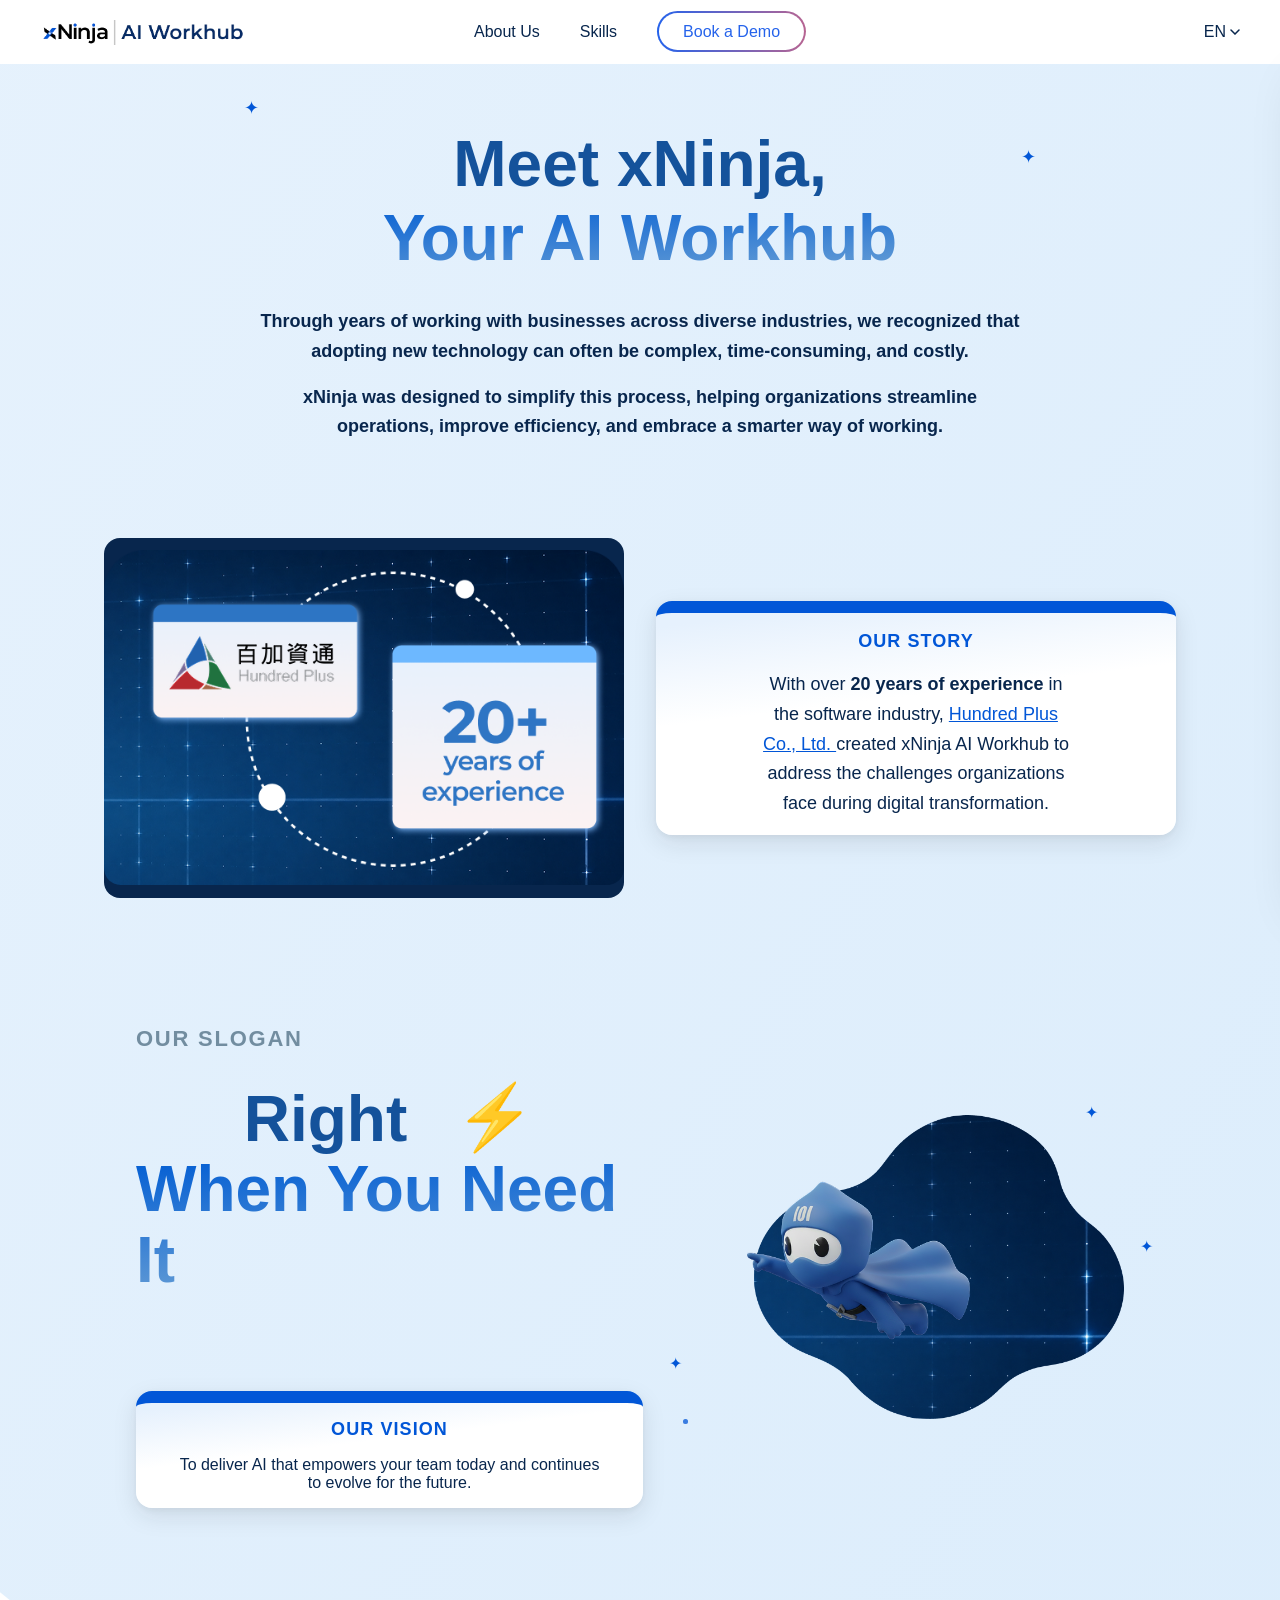
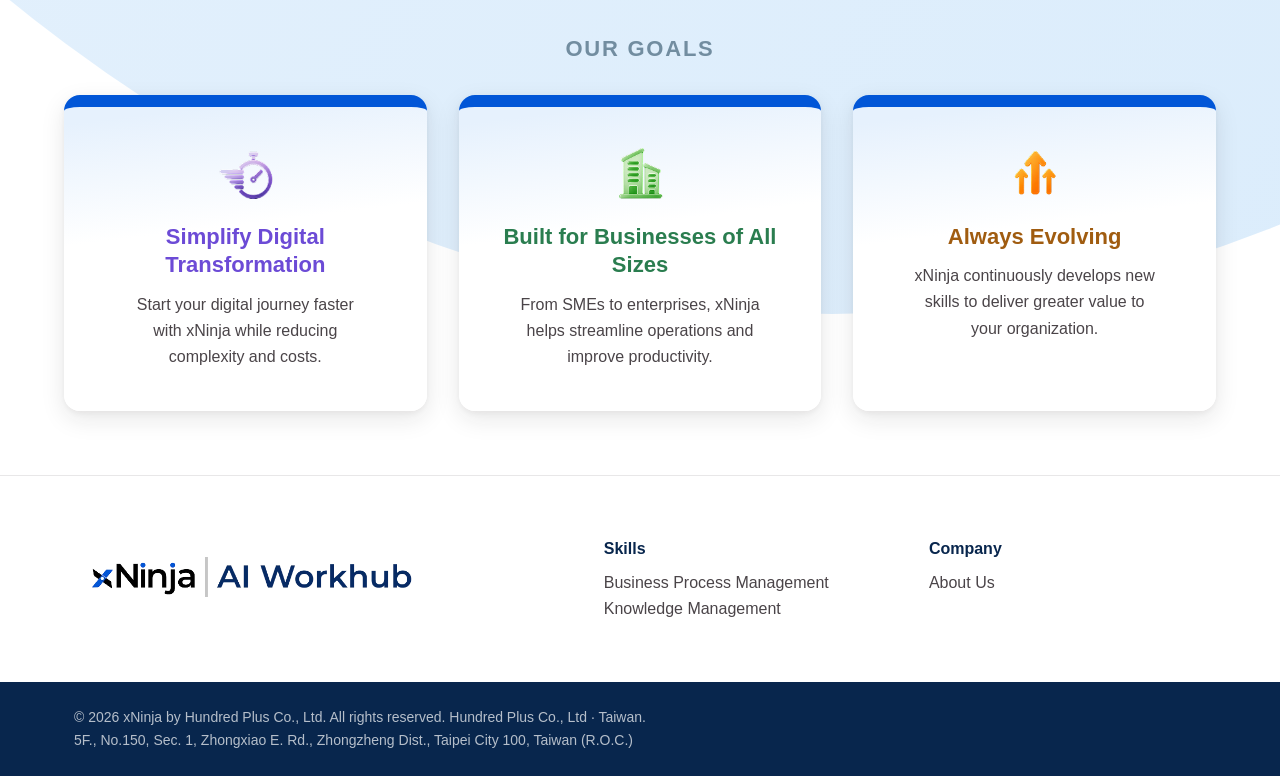
<file: about_us.html>
<!doctype html>
<html lang="en">
  <head>
    <meta charset="UTF-8" />
    <meta name="viewport" content="width=device-width, initial-scale=1.0" />
    <title>About Us | xNinja AI Workhub</title>
    <link rel="stylesheet" href="css/navbar.css" />
    <link rel="stylesheet" href="css/footer.css" />
    <link rel="stylesheet" href="css/tokens.css" />
    <link rel="stylesheet" href="css/about2.css" />
  </head>
  <body>
    <div id="navbar-placeholder"></div>
    <main class="page-canvas">
      <div class="page-canvas__bg" aria-hidden="true">
        <svg
          class="page-canvas__arc"
          viewBox="0 0 1000 1000"
          preserveAspectRatio="none"
          xmlns="http://www.w3.org/2000/svg"
        >
          <defs>
            <linearGradient
              id="arcGradient"
              x1="0%"
              y1="0%"
              x2="100%"
              y2="100%"
            >
              <stop offset="0%" stop-color="#F3F8FE" />
              <stop offset="100%" stop-color="#D6EAFB" />
            </linearGradient>
          </defs>
          <circle cx="650" cy="-480" r="1400" fill="url(#arcGradient)"></circle>
        </svg>
      </div>
      <section class="story-intro">
        <h1 class="story-intro__heading">
          <span
            class="story-intro__heading-line story-intro__heading-line--solid"
            data-i18n="storyIntro.heading1"
            >Meet xNinja,</span
          >
          <span
            class="story-intro__heading-line story-intro__heading-line--gradient"
            data-i18n="storyIntro.heading2"
            >Your AI Workhub</span
          >
        </h1>

        <span
          class="story-intro__sparkle story-intro__sparkle--1"
          aria-hidden="true"
          >✦</span
        >
        <span
          class="story-intro__sparkle story-intro__sparkle--2"
          aria-hidden="true"
          >✦</span
        >
        <p class="story-intro__text text-body-lg">
          Through years of working with businesses across diverse industries, we
          recognized that adopting new technology can often be complex,
          time-consuming, and costly.
        </p>
        <p class="story-intro__text text-body-lg">
          xNinja was designed to simplify this process, helping organizations
          streamline operations, improve efficiency, and embrace a smarter way
          of working.
        </p>
      </section>

      <section class="story">
        <div class="story__grid">
          <!-- Left: Image placeholder -->
          <div class="story__visual">
            <img src="assets/images/story.png" />
          </div>

          <!-- Right: Story card -->
          <div class="story__card">
            <p class="story__label text-label">Our Story</p>
            <span class="story__text text-body-lg">
              With over <strong>20 years of experience</strong> in the software
              industry,
              <a
                href="https://www.hundredplus.com/portal/en/"
                style="color: var(--color-blue)"
                >Hundred Plus Co., Ltd. </a
              >created xNinja AI Workhub to address the challenges organizations
              face during digital transformation.
            </span>
          </div>
        </div>
      </section>

      <section class="vision">
        <div class="vision__container">
          <div class="vision__content">
            <span class="vision__label" data-i18n="vision.label"
              >OUR SLOGAN</span
            >

            <h2 class="vision__heading">
              <span class="vision__heading-row">
                <span
                  class="vision__heading-line vision__heading-line--solid"
                  data-i18n="vision.heading1"
                  >Right</span
                >
                <span class="vision__bolt" aria-hidden="true">⚡</span>
              </span>
              <span
                class="vision__heading-line vision__heading-line--gradient"
                data-i18n="vision.heading2"
                >When You Need It</span
              >
            </h2>

            <div class="story__card">
              <span class="story__label" data-i18n="vision.cardLabel"
                >OUR VISION</span
              >
              <p class="vision__card-text" data-i18n="vision.cardText">
                To deliver AI that empowers your team today and continues to
                evolve for the future.
              </p>
            </div>
          </div>

          <div class="vision__visual">
            <img
              class="vision__mascot"
              src="assets/images/flying_mascot.png"
              alt=""
            />

            <span
              class="vision__sparkle vision__sparkle--star vision__sparkle--1"
              aria-hidden="true"
            ></span>
            <span
              class="vision__sparkle vision__sparkle--star vision__sparkle--2"
              aria-hidden="true"
            ></span>
            <span
              class="vision__sparkle vision__sparkle--star vision__sparkle--3"
              aria-hidden="true"
            ></span>
            <span
              class="vision__sparkle vision__sparkle--dot vision__sparkle--4"
              aria-hidden="true"
            ></span>
            <span
              class="vision__sparkle vision__sparkle--dot vision__sparkle--5"
              aria-hidden="true"
            ></span>
          </div>
        </div>
      </section>

      <section class="goals">
        <h2 class="vision__label text-h2">OUR GOALS</h2>

        <div class="goals__grid">
          <!-- Card 1 -->
          <div class="goals__card goals__card--purple">
            <div class="goals__icon" aria-hidden="true">
              <img src="assets/images/fast_icon.png" />
            </div>
            <h3 class="goals__title text-h4">
              Simplify Digital Transformation
            </h3>
            <p class="goals__text text-body">
              Start your digital journey faster with xNinja while reducing
              complexity and costs.
            </p>
          </div>

          <!-- Card 2 -->
          <div class="goals__card goals__card--green">
            <div class="goals__icon" aria-hidden="true">
              <img src="assets/images/buildings_icon.png" />
            </div>
            <h3 class="goals__title text-h4">
              Built for Businesses of All Sizes
            </h3>
            <p class="goals__text text-body">
              From SMEs to enterprises, xNinja helps streamline operations and
              improve productivity.
            </p>
          </div>

          <!-- Card 3 -->
          <div class="goals__card goals__card--orange">
            <div class="goals__icon" aria-hidden="true">
              <img src="assets/images/levelUp_icon.png" />
            </div>
            <h3 class="goals__title text-h4">Always Evolving</h3>
            <p class="goals__text text-body">
              xNinja continuously develops new skills to deliver greater value
              to your organization.
            </p>
          </div>
        </div>
      </section>
    </main>
    <div id="footer-placeholder"></div>

    <script src="js/reveal.js"></script>
    <script src="js/navbar.js"></script>
    <script>
      fetch("components/navbar.html")
        .then((res) => res.text())
        .then((html) => {
          document.getElementById("navbar-placeholder").innerHTML = html;
          applyI18n();
          window.initReveal(document.getElementById("navbar-placeholder"));
        });

      fetch("components/footer.html")
        .then((res) => res.text())
        .then((html) => {
          document.getElementById("footer-placeholder").innerHTML = html;
          applyI18n();
          window.initReveal(document.getElementById("footer-placeholder"));
        });
    </script>
  </body>
</html>
</file>
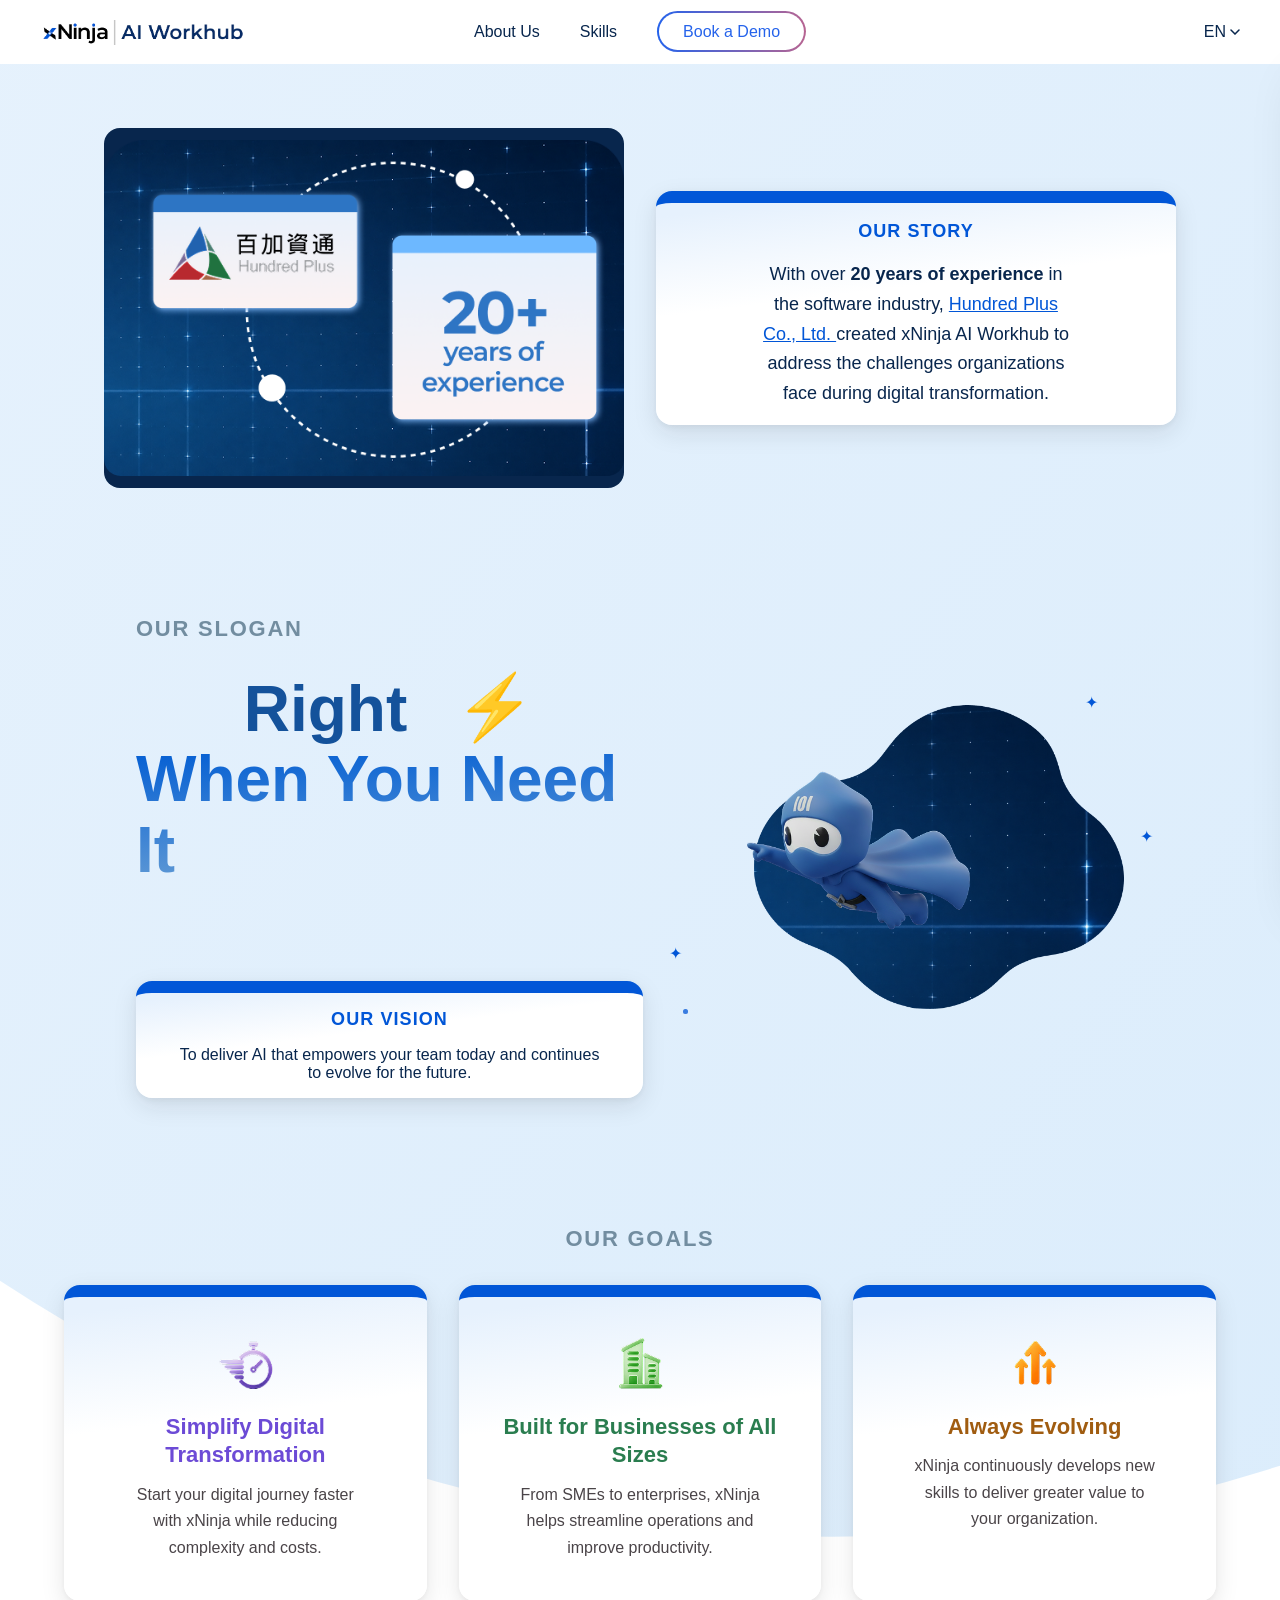
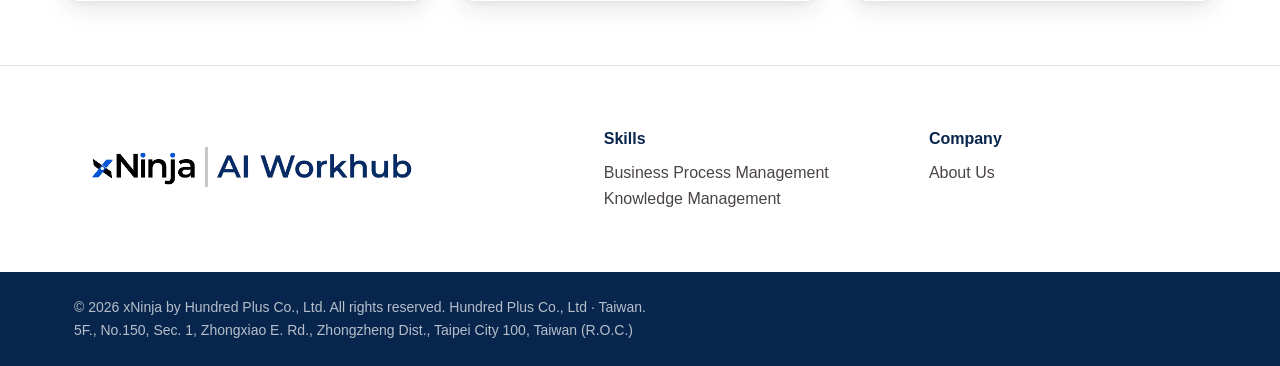
<file: about_us2.html>
<!doctype html>
<html lang="en">
  <head>
    <meta charset="UTF-8" />
    <meta name="viewport" content="width=device-width, initial-scale=1.0" />
    <title>About Us | xNinja AI Workhub</title>
    <link rel="stylesheet" href="css/navbar.css" />
    <link rel="stylesheet" href="css/footer.css" />
    <link rel="stylesheet" href="css/tokens.css" />
    <link rel="stylesheet" href="css/about2.css" />
  </head>
  <body>
    <div id="navbar-placeholder"></div>
    <main class="page-canvas">
      <div class="page-canvas__bg" aria-hidden="true">
        <svg
          class="page-canvas__arc"
          viewBox="0 0 1000 1000"
          preserveAspectRatio="none"
          xmlns="http://www.w3.org/2000/svg"
        >
          <defs>
            <linearGradient
              id="arcGradient"
              x1="0%"
              y1="0%"
              x2="100%"
              y2="100%"
            >
              <stop offset="0%" stop-color="#F3F8FE" />
              <stop offset="100%" stop-color="#D6EAFB" />
            </linearGradient>
          </defs>
          <circle cx="650" cy="-480" r="1400" fill="url(#arcGradient)"></circle>
        </svg>
      </div>
      <section class="story">
        <div class="story__grid">
          <!-- Left: Image placeholder -->
          <div class="story__visual">
            <img src="assets/images/story.png" />
          </div>

          <!-- Right: Story card -->
          <div class="story__card">
            <p class="story__label text-label">Our Story</p>
            <span class="story__text text-body-lg">
              With over <strong>20 years of experience</strong> in the software
              industry,
              <a
                href="https://www.hundredplus.com/portal/en/"
                style="color: var(--color-blue)"
                >Hundred Plus Co., Ltd. </a
              >created xNinja AI Workhub to address the challenges organizations
              face during digital transformation.
            </span>
          </div>
        </div>
      </section>

      <section class="vision">
        <div class="vision__container">
          <div class="vision__content">
            <span class="vision__label" data-i18n="vision.label"
              >OUR SLOGAN</span
            >

            <h2 class="vision__heading">
              <span class="vision__heading-row">
                <span
                  class="vision__heading-line vision__heading-line--solid"
                  data-i18n="vision.heading1"
                  >Right</span
                >
                <span class="vision__bolt" aria-hidden="true">⚡</span>
              </span>
              <span
                class="vision__heading-line vision__heading-line--gradient"
                data-i18n="vision.heading2"
                >When You Need It</span
              >
            </h2>

            <div class="story__card">
              <span class="story__label" data-i18n="vision.cardLabel"
                >OUR VISION</span
              >
              <p class="vision__card-text" data-i18n="vision.cardText">
                To deliver AI that empowers your team today and continues to
                evolve for the future.
              </p>
            </div>
          </div>

          <div class="vision__visual">
            <img
              class="vision__mascot"
              src="assets/images/flying_mascot.png"
              alt=""
            />

            <span
              class="vision__sparkle vision__sparkle--star vision__sparkle--1"
              aria-hidden="true"
            ></span>
            <span
              class="vision__sparkle vision__sparkle--star vision__sparkle--2"
              aria-hidden="true"
            ></span>
            <span
              class="vision__sparkle vision__sparkle--star vision__sparkle--3"
              aria-hidden="true"
            ></span>
            <span
              class="vision__sparkle vision__sparkle--dot vision__sparkle--4"
              aria-hidden="true"
            ></span>
            <span
              class="vision__sparkle vision__sparkle--dot vision__sparkle--5"
              aria-hidden="true"
            ></span>
          </div>
        </div>
      </section>

      <section class="goals">
        <h2 class="vision__label text-h2">OUR GOALS</h2>

        <div class="goals__grid">
          <!-- Card 1 -->
          <div class="goals__card goals__card--purple">
            <div class="goals__icon" aria-hidden="true">
              <img src="assets/images/fast_icon.png" />
            </div>
            <h3 class="goals__title text-h4">
              Simplify Digital Transformation
            </h3>
            <p class="goals__text text-body">
              Start your digital journey faster with xNinja while reducing
              complexity and costs.
            </p>
          </div>

          <!-- Card 2 -->
          <div class="goals__card goals__card--green">
            <div class="goals__icon" aria-hidden="true">
              <img src="assets/images/buildings_icon.png" />
            </div>
            <h3 class="goals__title text-h4">
              Built for Businesses of All Sizes
            </h3>
            <p class="goals__text text-body">
              From SMEs to enterprises, xNinja helps streamline operations and
              improve productivity.
            </p>
          </div>

          <!-- Card 3 -->
          <div class="goals__card goals__card--orange">
            <div class="goals__icon" aria-hidden="true">
              <img src="assets/images/levelUp_icon.png" />
            </div>
            <h3 class="goals__title text-h4">Always Evolving</h3>
            <p class="goals__text text-body">
              xNinja continuously develops new skills to deliver greater value
              to your organization.
            </p>
          </div>
        </div>
      </section>
    </main>
    <div id="footer-placeholder"></div>

    <script src="js/reveal.js"></script>
    <script src="js/navbar.js"></script>
    <script>
      fetch("components/navbar.html")
        .then((res) => res.text())
        .then((html) => {
          document.getElementById("navbar-placeholder").innerHTML = html;
          applyI18n();
          window.initReveal(document.getElementById("navbar-placeholder"));
        });

      fetch("components/footer.html")
        .then((res) => res.text())
        .then((html) => {
          document.getElementById("footer-placeholder").innerHTML = html;
          applyI18n();
          window.initReveal(document.getElementById("footer-placeholder"));
        });
    </script>
  </body>
</html>
</file>
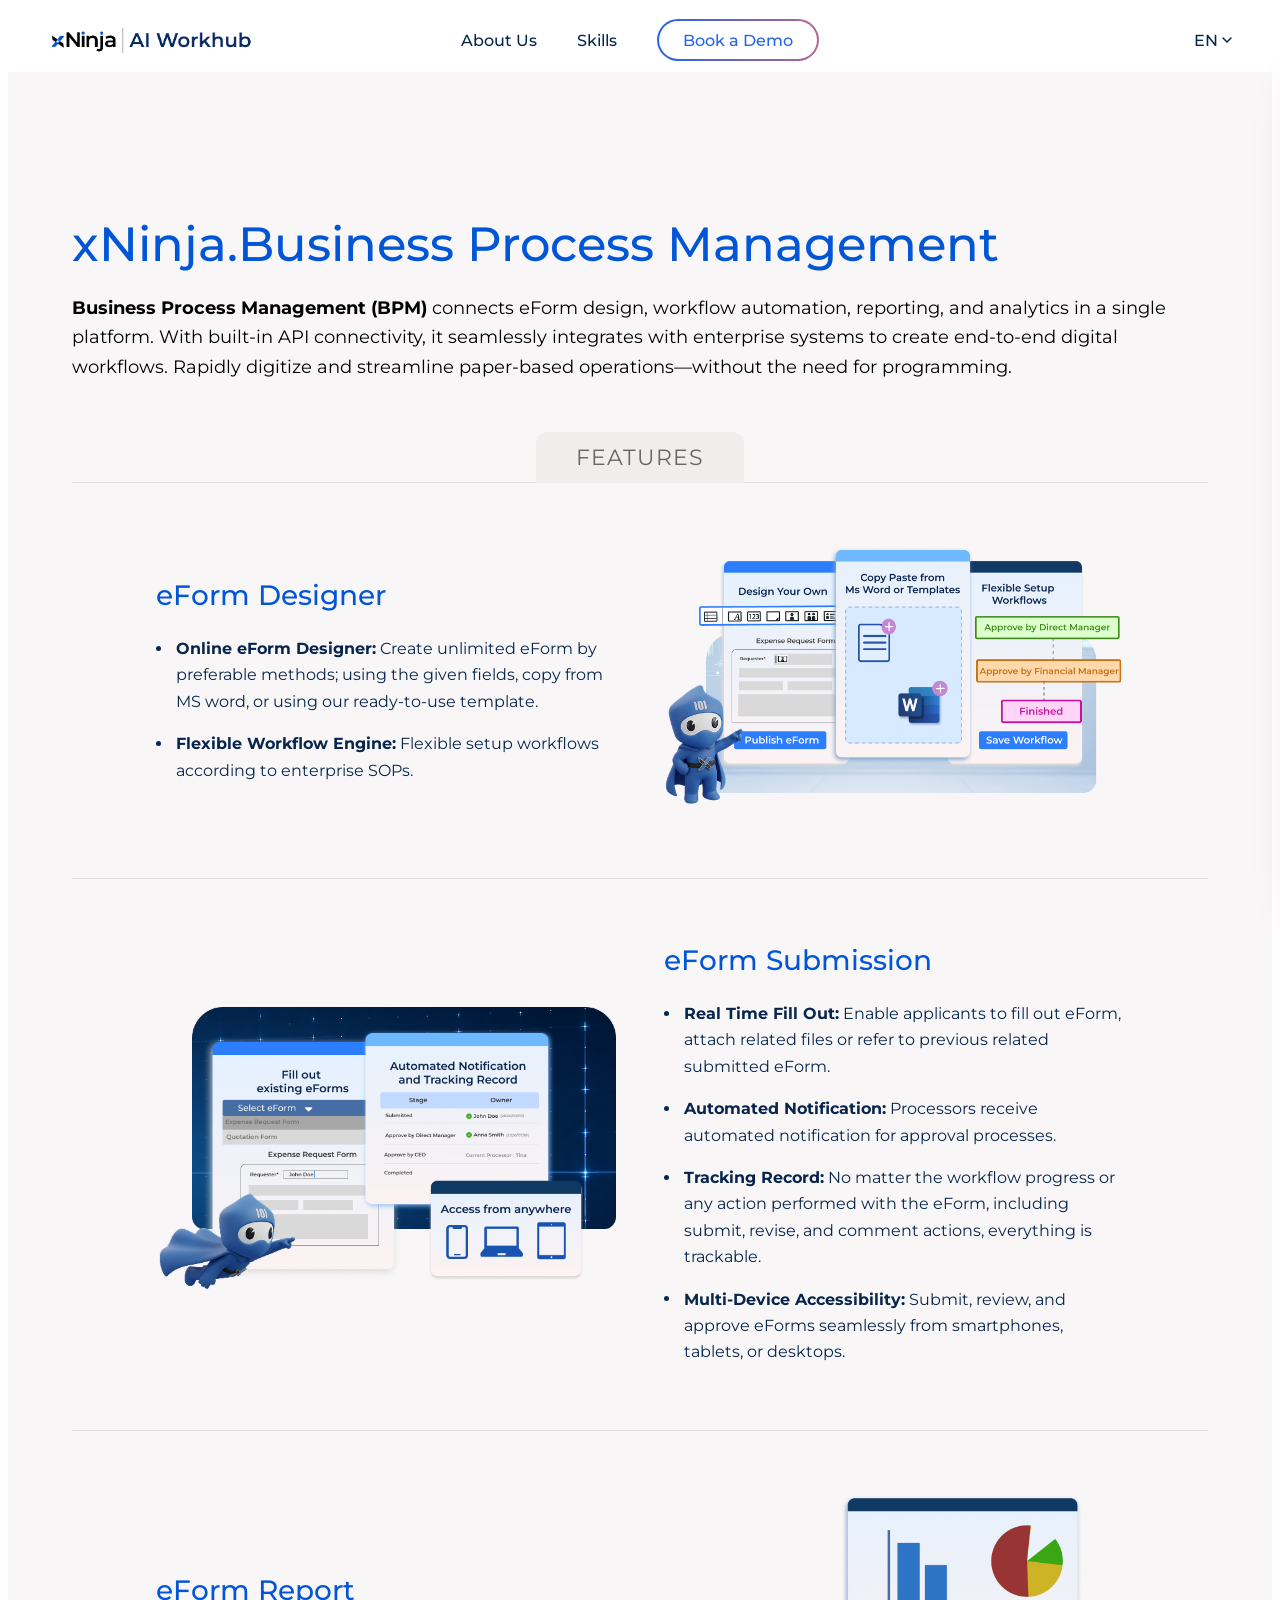
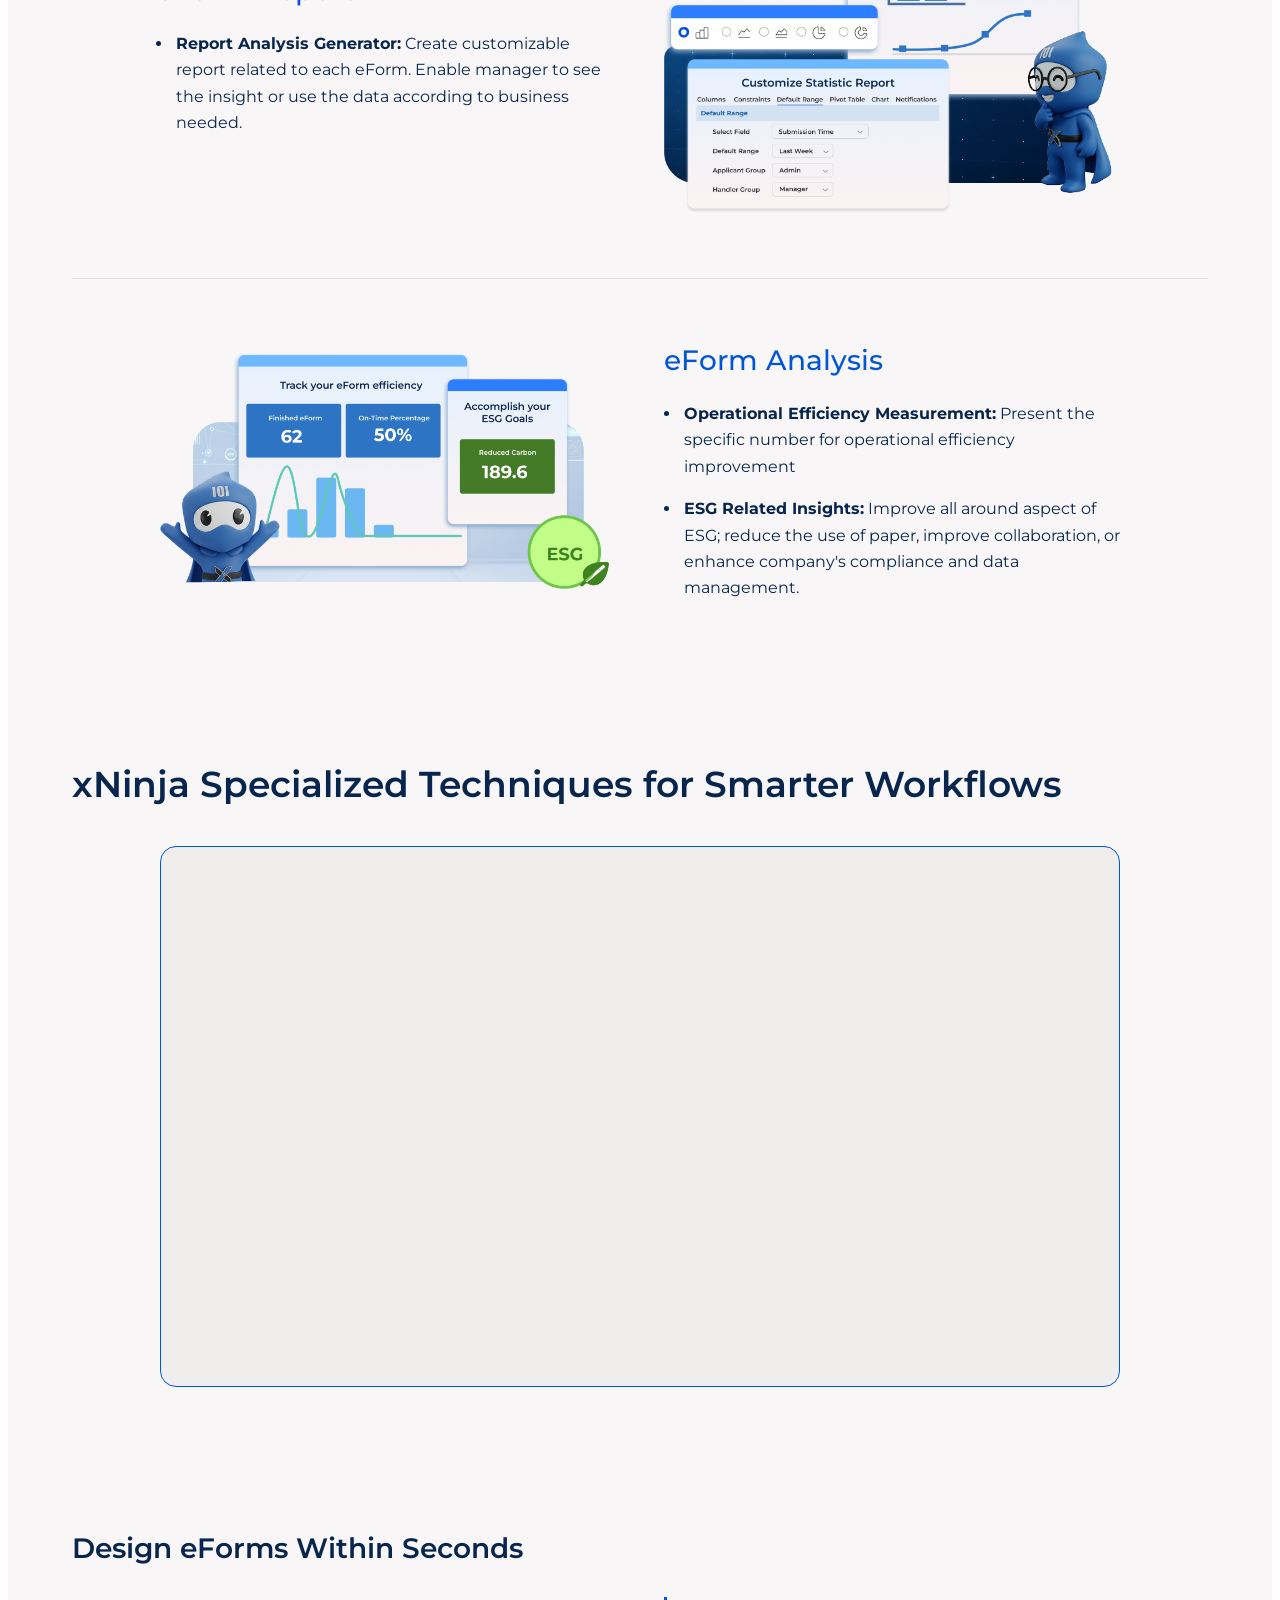
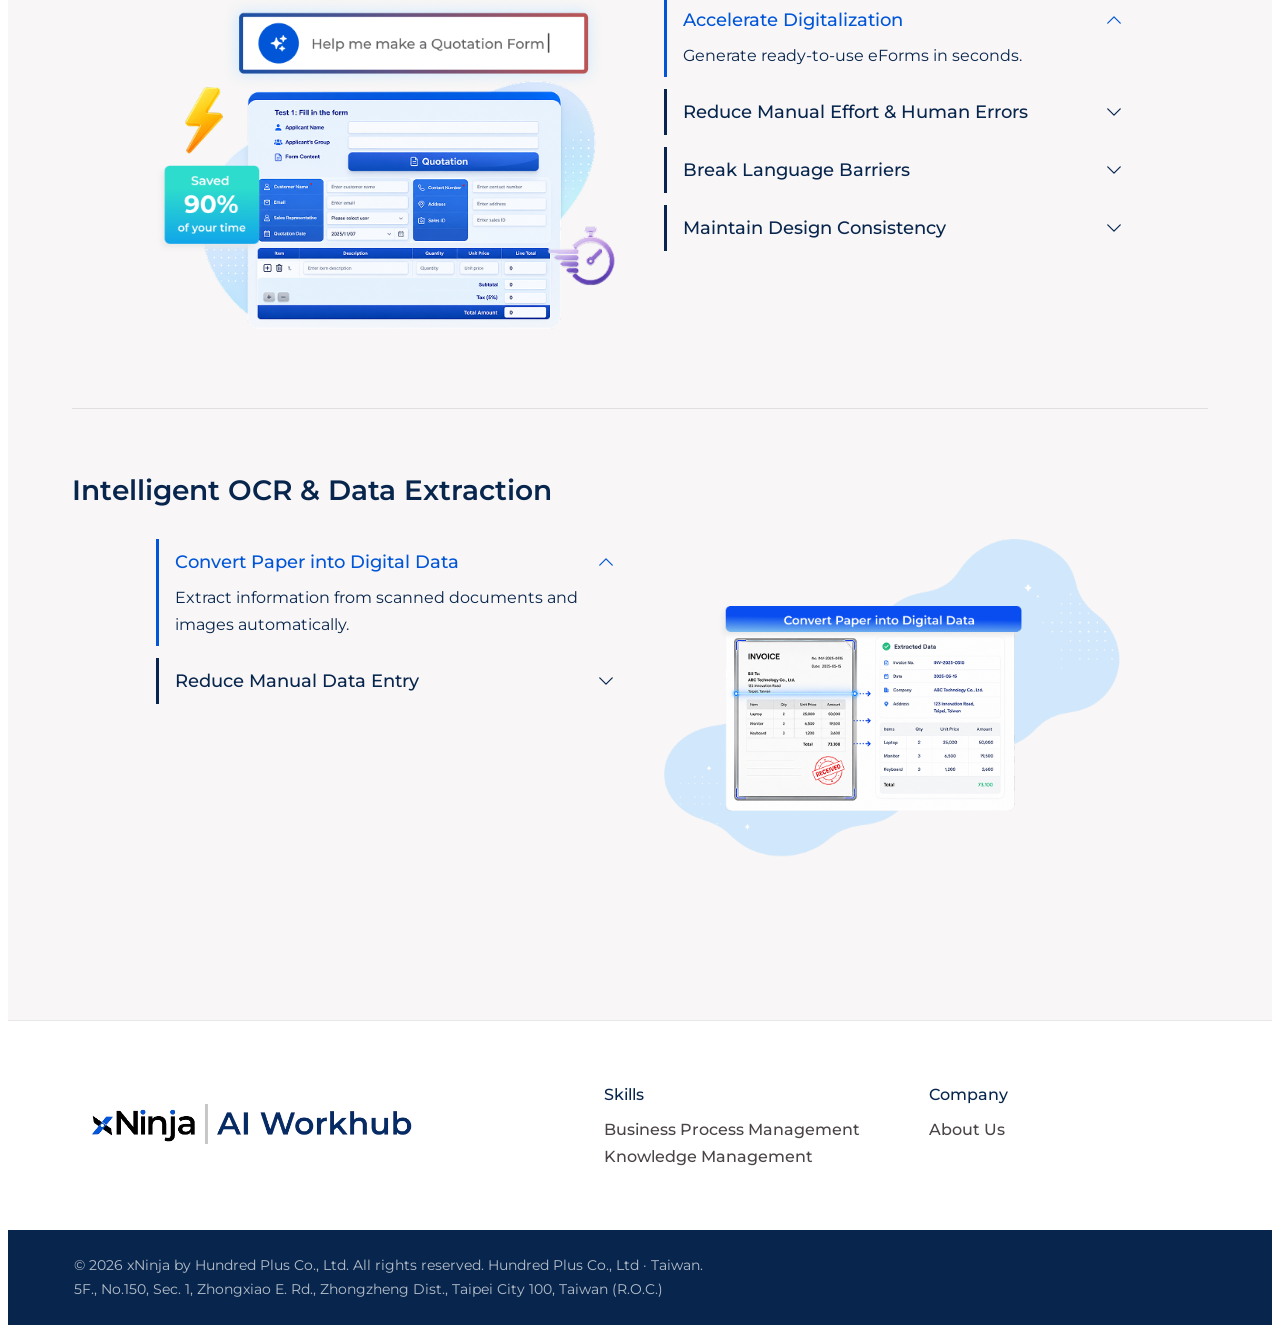
<file: xNinja_bpm.html>
<!doctype html>
<html lang="en">
  <head>
    <meta charset="UTF-8" />
    <meta name="viewport" content="width=device-width, initial-scale=1.0" />
    <link rel="preconnect" href="https://fonts.googleapis.com" />
    <link rel="preconnect" href="https://fonts.gstatic.com" crossorigin />
    <link
      href="https://fonts.googleapis.com/css2?family=Montserrat:ital,wght@0,100..900;1,100..900&display=swap"
      rel="stylesheet"
    />
    <link rel="stylesheet" href="css/tokens.css" />
    <link rel="stylesheet" href="css/navbar.css" />
    <link rel="stylesheet" href="css/hero.css" />
    <link rel="stylesheet" href="css/features.css" />
    <link rel="stylesheet" href="css/footer.css" />
    <link rel="stylesheet" href="css/text_sizes.css" />
    <title>Document</title>
  </head>
  <body>
    <div id="navbar-placeholder"></div>
    <section class="bpm">
      <div class="bpm__inner">
        <!-- Intro -->
        <header class="bpm__intro">
          <h2 class="bpm__title">xNinja.Business Process Management</h2>
          <p class="bpm__lead text-body-lg">
            <strong>Business Process Management (BPM)</strong> connects eForm
            design, workflow automation, reporting, and analytics in a single
            platform. With built-in API connectivity, it seamlessly integrates
            with enterprise systems to create end-to-end digital workflows.
            Rapidly digitize and streamline paper-based operations—without the
            need for programming.
          </p>
        </header>

        <!-- Modules divider tab -->
        <div class="bpm__divider">
          <span class="bpm__tab modules-text">FEATURES</span>
        </div>

        <!-- 2×2 module grid -->
        <!-- module grid -->
        <div class="bpm__grid">
          <!-- eForm Designer -->
          <article class="bpm-module">
            <div class="bpm-module__body reveal reveal--left">
              <h3 class="bpm-module__heading">
                <span>eForm Designer</span>
              </h3>
              <ul class="bpm-module__list text-body">
                <li>
                  <strong>Online eForm Designer:</strong> Create unlimited eForm
                  by preferable methods; using the given fields, copy from MS
                  word, or using our ready-to-use template.
                </li>
                <li>
                  <strong>Flexible Workflow Engine:</strong> Flexible setup
                  workflows according to enterprise SOPs.
                </li>
              </ul>
            </div>
            <div
              class="bpm-module__media reveal reveal--right"
              data-reveal-delay="120"
            >
              <img
                src="assets/images/eForm_design_illus.png"
                alt="eForm Designer interface"
              />
            </div>
          </article>

          <!-- eForm Submission -->
          <article class="bpm-module">
            <div class="bpm-module__body reveal reveal--right">
              <h3 class="bpm-module__heading">
                <span>eForm Submission</span>
              </h3>
              <ul class="bpm-module__list text-body">
                <li>
                  <strong>Real Time Fill Out:</strong> Enable applicants to fill
                  out eForm, attach related files or refer to previous related
                  submitted eForm.
                </li>
                <li>
                  <strong>Automated Notification:</strong> Processors receive
                  automated notification for approval processes.
                </li>
                <li>
                  <strong>Tracking Record:</strong> No matter the workflow
                  progress or any action performed with the eForm, including
                  submit, revise, and comment actions, everything is trackable.
                </li>
                <li>
                  <strong>Multi-Device Accessibility:</strong> Submit, review,
                  and approve eForms seamlessly from smartphones, tablets, or
                  desktops.
                </li>
              </ul>
            </div>
            <div
              class="bpm-module__media reveal reveal--left"
              data-reveal-delay="120"
            >
              <img
                src="assets/images/eForm_submit_illus.png"
                alt="eForm Submission interface"
              />
            </div>
          </article>

          <!-- eForm Report -->
          <article class="bpm-module">
            <div class="bpm-module__body reveal reveal--left">
              <h3 class="bpm-module__heading">
                <span>eForm Report</span>
              </h3>
              <ul class="bpm-module__list text-body">
                <li>
                  <strong>Report Analysis Generator:</strong> Create
                  customizable report related to each eForm. Enable manager to
                  see the insight or use the data according to business needed.
                </li>
              </ul>
            </div>
            <div
              class="bpm-module__media reveal reveal--right"
              data-reveal-delay="120"
            >
              <img
                src="assets/images/eForm_report_illus.png"
                alt="eForm Report interface"
              />
            </div>
          </article>

          <!-- eForm Analysis -->
          <article class="bpm-module">
            <div class="bpm-module__body reveal reveal--right">
              <h3 class="bpm-module__heading">
                <span>eForm Analysis</span>
              </h3>
              <ul class="bpm-module__list text-body">
                <li>
                  <strong>Operational Efficiency Measurement:</strong> Present
                  the specific number for operational efficiency improvement
                </li>
                <li>
                  <strong>ESG Related Insights:</strong> Improve all around
                  aspect of ESG; reduce the use of paper, improve collaboration,
                  or enhance company's compliance and data management.
                </li>
              </ul>
            </div>
            <div
              class="bpm-module__media reveal reveal--left"
              data-reveal-delay="120"
            >
              <img
                src="assets/images/eForm_analysis_illus.png"
                alt="eForm Analysis interface"
              />
            </div>
          </article>
        </div>
      </div>
    </section>

    <section class="techniques">
      <div class="techniques__inner">
        <span class="techniques__title"
          >xNinja Specialized Techniques for Smarter Workflows</span
        >

        <!-- Full-width video block -->
        <div class="techniques__video">
          <iframe
            class="techniques__video-media"
            src="https://www.youtube.com/embed/NPxpjpz5WTE?autoplay=1&mute=1&loop=1&playlist=NPxpjpz5WTE&controls=1&playsinline=1&rel=0&modestbranding=1"
            title="xNinja demo"
            allow="autoplay; encrypted-media; picture-in-picture"
            allowfullscreen
          ></iframe>
        </div>

        <div class="techniques__groups">
          <!-- Group 1: eForm Design -->
          <article class="tech-group">
            <h3 class="tech-group__heading">Design eForms Within Seconds</h3>
            <div class="tech-group__frame">
              <div class="tech-group__media">
                <img
                  class="tech-group__image"
                  src="assets/images/01_BPM_AccelerateDigitalization.png"
                  alt="Accelerate Digitalization"
                />
              </div>

              <div class="tech-group__accordion" data-tech-group>
                <div
                  class="tech-item is-open"
                  data-image="assets/images/01_BPM_AccelerateDigitalization.png"
                >
                  <button
                    class="tech-item__tab"
                    type="button"
                    aria-expanded="true"
                  >
                    <span class="tech-item__label"
                      >Accelerate Digitalization</span
                    >
                    <span class="tech-item__arrow">
                      <svg
                        width="20"
                        height="20"
                        xmlns="http://www.w3.org/2000/svg"
                        fill="none"
                        viewBox="0 0 24 24"
                        stroke-width="1.5"
                        stroke="currentColor"
                      >
                        <path
                          stroke-linecap="round"
                          stroke-linejoin="round"
                          d="m19.5 8.25-7.5 7.5-7.5-7.5"
                        />
                      </svg>
                    </span>
                  </button>
                  <div class="tech-item__detail">
                    <p class="text-body">
                      Generate ready-to-use eForms in seconds.
                    </p>
                  </div>
                </div>

                <div
                  class="tech-item"
                  data-image="assets/images/02_BPM_ReduceManual.png"
                >
                  <button
                    class="tech-item__tab"
                    type="button"
                    aria-expanded="false"
                  >
                    <span class="tech-item__label"
                      >Reduce Manual Effort &amp; Human Errors</span
                    >
                    <span class="tech-item__arrow">
                      <svg
                        width="20"
                        height="20"
                        xmlns="http://www.w3.org/2000/svg"
                        fill="none"
                        viewBox="0 0 24 24"
                        stroke-width="1.5"
                        stroke="currentColor"
                      >
                        <path
                          stroke-linecap="round"
                          stroke-linejoin="round"
                          d="m19.5 8.25-7.5 7.5-7.5-7.5"
                        />
                      </svg>
                    </span>
                  </button>
                  <div class="tech-item__detail">
                    <p class="text-body">
                      Eliminate repetitive design tasks and minimize
                      configuration mistakes.
                    </p>
                  </div>
                </div>

                <div
                  class="tech-item"
                  data-image="assets/images/03_BPM_BreakLanguage.png"
                >
                  <button
                    class="tech-item__tab"
                    type="button"
                    aria-expanded="false"
                  >
                    <span class="tech-item__label"
                      >Break Language Barriers</span
                    >
                    <span class="tech-item__arrow">
                      <svg
                        width="20"
                        height="20"
                        xmlns="http://www.w3.org/2000/svg"
                        fill="none"
                        viewBox="0 0 24 24"
                        stroke-width="1.5"
                        stroke="currentColor"
                      >
                        <path
                          stroke-linecap="round"
                          stroke-linejoin="round"
                          d="m19.5 8.25-7.5 7.5-7.5-7.5"
                        />
                      </svg>
                    </span>
                  </button>
                  <div class="tech-item__detail">
                    <p class="text-body">Create forms in any language.</p>
                  </div>
                </div>

                <div
                  class="tech-item"
                  data-image="assets/images/04_BPM_MaintainDesign.png"
                >
                  <button
                    class="tech-item__tab"
                    type="button"
                    aria-expanded="false"
                  >
                    <span class="tech-item__label"
                      >Maintain Design Consistency</span
                    >
                    <span class="tech-item__arrow">
                      <svg
                        width="20"
                        height="20"
                        xmlns="http://www.w3.org/2000/svg"
                        fill="none"
                        viewBox="0 0 24 24"
                        stroke-width="1.5"
                        stroke="currentColor"
                      >
                        <path
                          stroke-linecap="round"
                          stroke-linejoin="round"
                          d="m19.5 8.25-7.5 7.5-7.5-7.5"
                        />
                      </svg>
                    </span>
                  </button>
                  <div class="tech-item__detail">
                    <p class="text-body">Follow your preferred design style.</p>
                  </div>
                </div>
              </div>
            </div>
          </article>

          <!-- Group 2: OCR -->
          <article class="tech-group tech-group--reverse">
            <h3 class="tech-group__heading">
              Intelligent OCR &amp; Data Extraction
            </h3>
            <div class="tech-group__frame">
              <div class="tech-group__media">
                <img
                  class="tech-group__image"
                  src="assets/images/05_BPM_ConvertPaper.png"
                  alt="Convert Paper into Digital Data"
                />
              </div>

              <div class="tech-group__accordion" data-tech-group>
                <div
                  class="tech-item is-open"
                  data-image="assets/images/05_BPM_ConvertPaper.png"
                >
                  <button
                    class="tech-item__tab"
                    type="button"
                    aria-expanded="true"
                  >
                    <span class="tech-item__label"
                      >Convert Paper into Digital Data</span
                    >
                    <span class="tech-item__arrow">
                      <svg
                        width="20"
                        height="20"
                        xmlns="http://www.w3.org/2000/svg"
                        fill="none"
                        viewBox="0 0 24 24"
                        stroke-width="1.5"
                        stroke="currentColor"
                      >
                        <path
                          stroke-linecap="round"
                          stroke-linejoin="round"
                          d="m19.5 8.25-7.5 7.5-7.5-7.5"
                        />
                      </svg>
                    </span>
                  </button>
                  <div class="tech-item__detail">
                    <p class="text-body">
                      Extract information from scanned documents and images
                      automatically.
                    </p>
                  </div>
                </div>

                <div
                  class="tech-item"
                  data-image="assets/images/06_BPM_ReduceManual.png"
                >
                  <button
                    class="tech-item__tab"
                    type="button"
                    aria-expanded="false"
                  >
                    <span class="tech-item__label"
                      >Reduce Manual Data Entry</span
                    >
                    <span class="tech-item__arrow">
                      <svg
                        width="20"
                        height="20"
                        xmlns="http://www.w3.org/2000/svg"
                        fill="none"
                        viewBox="0 0 24 24"
                        stroke-width="1.5"
                        stroke="currentColor"
                      >
                        <path
                          stroke-linecap="round"
                          stroke-linejoin="round"
                          d="m19.5 8.25-7.5 7.5-7.5-7.5"
                        />
                      </svg>
                    </span>
                  </button>
                  <div class="tech-item__detail">
                    <p class="text-body">
                      Eliminate repetitive typing and data transcription.
                    </p>
                  </div>
                </div>
              </div>
            </div>
          </article>
        </div>
      </div>
    </section>
    <div id="footer-placeholder"></div>
    <script src="js/navbar.js"></script>
    <script src="js/accordion.js"></script>
    <!-- <script src="js/skill-video.js"></script> -->
    <script src="js/reveal.js"></script>
  </body>
</html>
</file>
<file: css/navbar.css>
/* ===========================
   NAVBAR
=========================== */
.navbar {
  position: sticky;
  top: 0;
  z-index: var(--z-sticky);
  display: flex;
  align-items: center;
  height: 64px;
  padding: 0 var(--space-8);
  background: rgba(255, 255, 255, 95); /* ← change to 0 */
  backdrop-filter: blur(12px);
  -webkit-backdrop-filter: blur(12px);
  box-shadow: none; /* ← start with no shadow */
  transition:
    background var(--transition-slow),
    box-shadow var(--transition-slow);
}

.navbar__logo {
  display: flex;
  align-items: center;
  text-decoration: none;
  margin-right: auto;
}

.navbar__logo img {
  height: 25px;
  width: auto;
}

/* Nav links — centered */
.navbar__links {
  display: flex;
  align-items: center;
  gap: var(--space-10);
  list-style: none;
  margin: 0;
  padding: 0;
  position: absolute;
  left: 50%;
  transform: translateX(-50%);
}

.navbar__links a {
  text-decoration: none;
  font-family: var(--font-en);
  font-size: var(--scale-sm);
  font-weight: var(--weight-medium);
  color: var(--color-ink);
  letter-spacing: var(--ls-en-body);
  transition: color var(--transition-base);
}

.navbar__links a:hover {
  color: var(--color-blue);
}
.navbar__links .active {
  color: none !important;
}
/* Language dropdown */
.navbar__lang {
  position: relative;
  margin-left: auto;
}

.lang-toggle {
  display: flex;
  align-items: center;
  gap: var(--space-1);
  background: none;
  border: none;
  cursor: pointer;
  font-family: var(--font-en);
  font-size: var(--scale-sm);
  font-weight: var(--weight-medium);
  color: var(--color-ink);
  padding: var(--space-2) var(--space-2);
  transition: color var(--transition-base);
}

.lang-toggle:hover {
  color: var(--color-blue);
}

.lang-arrow {
  transition: transform var(--transition-base);
}

.lang-toggle[aria-expanded="true"] .lang-arrow {
  transform: rotate(180deg);
}

.lang-dropdown {
  display: none;
  position: absolute;
  top: calc(100% + var(--space-2));
  right: 0;
  background: var(--color-surface);
  border: 1px solid var(--color-border);
  border-radius: var(--radius-md);
  box-shadow: var(--shadow-lg);
  list-style: none;
  margin: 0;
  padding: var(--space-1);
  min-width: 80px;
  z-index: var(--z-dropdown);
}

.lang-dropdown.is-open {
  display: block;
}

.lang-dropdown li button {
  display: block;
  width: 100%;
  text-align: left;
  background: none;
  border: none;
  cursor: pointer;
  padding: var(--space-2) var(--space-3);
  font-family: var(--font-en);
  font-size: var(--scale-sm);
  font-weight: var(--weight-medium);
  color: var(--color-ink);
  border-radius: var(--radius-sm);
  transition: background var(--transition-fast);
}

.lang-dropdown li button:hover {
  background: var(--color-blue-subtle);
  color: var(--color-blue);
}

/* Hamburger */
.navbar__hamburger {
  display: none;
  flex-direction: column;
  gap: 5px;
  background: none;
  border: none;
  cursor: pointer;
  padding: var(--space-2);
  margin-left: var(--space-4);
}

.navbar__hamburger span {
  display: block;
  width: 22px;
  height: 2px;
  background: var(--color-ink);
  border-radius: 2px;
  transition:
    transform var(--transition-slow),
    opacity var(--transition-slow);
}

/* Mobile drawer */
.navbar__drawer {
  position: fixed;
  top: 64px;
  right: -280px;
  width: 260px;
  height: calc(100vh - 64px);
  background: var(--color-surface);
  box-shadow: var(--shadow-xl);
  z-index: var(--z-overlay);
  /* padding: var(--space-6) var(--space-5); */
  transition: right var(--transition-slow);
}

.navbar__drawer.is-open {
  right: 0;
}

.navbar__drawer ul {
  list-style: none;
  margin: 0 0 var(--space-6);
  padding: 0;
}

.navbar__drawer ul li a {
  display: block;
  padding: var(--space-3) 0;
  font-family: var(--font-en);
  font-size: var(--scale-base);
  font-weight: var(--weight-medium);
  color: var(--color-ink);
  text-decoration: none;
  border-bottom: 1px solid var(--color-border);
  transition: color var(--transition-base);
}

.navbar__drawer ul li a:hover {
  color: var(--color-blue);
}

.drawer-lang {
  display: flex;
  gap: var(--space-2);
}

.drawer-lang button {
  background: var(--color-blue-subtle);
  border: none;
  border-radius: var(--radius-sm);
  padding: var(--space-2) var(--space-3);
  font-family: var(--font-en);
  font-size: var(--scale-xs);
  font-weight: var(--weight-semibold);
  color: var(--color-blue);
  cursor: pointer;
  transition: background var(--transition-fast);
}

.drawer-lang button:hover {
  background: var(--color-blue-muted);
}

.navbar__overlay {
  display: none;
  position: fixed;
  inset: 0;
  background: rgba(32, 28, 29, 0.4);
  z-index: var(--z-overlay);
}

/* .navbar__overlay.is-open {
  display: block;
} */

/* ===== Products mega menu ===== */
.navbar__has-mega {
  position: relative;
}

.mega {
  position: absolute;
  top: calc(100% + 14px);
  left: 50%;
  transform: translateX(-50%) translateY(-8px);
  width: min(400px, 92vw);
  padding: 26px 30px 30px;
  background: var(--mega-bg, rgba(255, 255, 255, 0.98));
  -webkit-backdrop-filter: blur(10px) saturate(140%);
  backdrop-filter: blur(22px) saturate(140%);
  border: 1px solid var(--mega-border, rgba(255, 255, 255, 0.55));
  border-radius: var(--radius-lg, 14px);
  box-shadow:
    0 24px 60px -20px rgba(15, 23, 42, 0.28),
    0 2px 8px rgba(15, 23, 42, 0.06);
  opacity: 0;
  visibility: hidden;
  pointer-events: none;
  transition:
    opacity 0.22s ease,
    transform 0.22s ease,
    visibility 0.22s;
  z-index: 60;
}

/* invisible hover bridge across the gap so the menu stays open */
.mega::before {
  content: "";
  position: absolute;
  top: -16px;
  left: 0;
  right: 0;
  height: 16px;
}

/* top pointer accent under "Products" */
.mega::after {
  content: "";
  position: absolute;
  top: -1px;
  left: 50%;
  transform: translateX(-50%);
  width: 64px;
  height: 3px;
  border-radius: 0 0 3px 3px;
  background: var(--color-primary, #1e54ff);
}

/* open states: hover (mouse), focus-within (keyboard), is-open (JS/touch) */
.navbar__has-mega:hover .mega,
.navbar__has-mega:focus-within .mega,
.navbar__has-mega.is-open .mega {
  opacity: 1;
  visibility: visible;
  pointer-events: auto;
  transform: translateX(-50%) translateY(0);
}

.mega__title {
  margin: 0 0 18px;
  font-family: var(--font-en, "Montserrat", sans-serif);
  font-weight: 700;
  font-size: 1.25rem;
  letter-spacing: -0.01em;
  color: var(--color-ink, #0b1020);
}

.mega__list {
  list-style: none;
  margin: 0;
  padding: 0;
  display: grid;
  gap: 4px;
}

.mega__link {
  display: flex;
  align-items: center;
  justify-content: space-between;
  gap: 16px;
  padding: 12px 14px;
  border-radius: var(--radius-md, 8px);
  font-family: var(--font-en);
  font-size: 1rem;
  line-height: 1.4;
  color: var(--color-primary, #1e54ff);
  text-decoration: none;
  transition:
    background 0.15s ease,
    transform 0.15s ease;
}

.mega__link:hover {
  background: var(--mega-link-hover, rgba(30, 84, 255, 0.08));
  transform: translateX(2px);
}

.mega__chev {
  transition: transform 0.15s ease;
}
.mega__link:hover .mega__chev {
  transform: translateX(4px);
}

/* bottom corner accents */
.mega__corner {
  position: absolute;
  bottom: -1px;
  width: 34px;
  height: 4px;
  background: var(--color-primary, #1e54ff);
  border-radius: 4px 4px 0 0;
}
.mega__corner--left {
  left: 18px;
}
.mega__corner--right {
  right: 18px;
}

/* mobile drawer sublist */
.drawer-sub {
  list-style: none;
  margin: 6px 0 0;
  padding: 0 0 0 14px;
  display: grid;
  gap: 6px;
}
.drawer-sub a {
  font-family: var(--font-en);
  font-size: 0.9rem;
  color: var(--color-primary, #1e54ff);
}

/* Responsive */
@media (max-width: 960px) {
  .navbar__links {
    display: none;
  }
  .navbar__lang {
    display: none;
  }
  .navbar__hamburger {
    display: flex;
  }
  .navbar__drawer {
    padding: var(--space-6) var(--space-5);
  }
}
#navbar-placeholder {
  display: contents;
}

.navbar__cta {
  position: relative;
  color: #2563eb !important;
  background: transparent;
  border-radius: 999px;
  padding: 0.6em 1.5em;
  font-weight: 600;
  text-decoration: none;
  white-space: nowrap;
  border: 2px solid transparent;
  background:
    linear-gradient(#fff, #fff) padding-box,
    linear-gradient(90deg, #2563eb, #ff6565, #2563eb) border-box;
  background-size:
    100% 100%,
    300% 100%;
  animation: ctaBorderFlow 4s linear infinite;
  transition: color 0.2s ease;
}

.navbar__cta:hover {
  background: #2563eb !important;
  color: #fff !important;
  transition: all 0.5s ease;
}

@keyframes ctaBorderFlow {
  0% {
    background-position:
      0 0,
      0% 0;
  }
  100% {
    background-position:
      0 0,
      300% 0;
  }
}

@media (prefers-reduced-motion: reduce) {
  .navbar__cta {
    animation: none;
  }
}
</file>
<file: css/footer.css>
/* ===== Footer ===== */
.footer__inner {
  max-width: 1180px;
  margin-inline: auto;
  padding: clamp(40px, 5vw, 72px) var(--space-6);
}

/* upper area */
.footer__main {
  border-top: 1px solid var(--color-border);
  background: var(--color-surface);
  overflow-x: clip;
}

.footer__main .footer__inner {
  display: grid;
  grid-template-columns: 1.6fr 2fr;
  gap: clamp(24px, 4vw, 48px);
  align-items: center;
}

/* allow grid items to shrink and wrap instead of overflowing */
.footer__brand,
.footer__cols,
.footer__col {
  min-width: 0;
}

.footer__logo img {
  height: 40px;
  width: auto;
}

.footer__social {
  display: flex;
  gap: var(--space-4);
  list-style: none;
  margin: var(--space-6) 0;
  padding: 0;
  flex-wrap: wrap;
}
.footer__social li {
  flex-shrink: 0;
}
.footer__social a {
  display: grid;
  place-items: center;
  color: var(--color-ink);
  transition: color var(--transition-base);
  flex-shrink: 0;
  width: 32px;
  height: 32px;
}
.footer__social a:hover {
  color: var(--color-blue);
}
.footer__social svg {
  width: 100%;
  height: 100%;
  fill: currentColor;
  overflow: hidden;
}

.footer__phone {
  margin: 0;
  font-family: var(--font-en), var(--font-tw), var(--font-th), sans-serif;
  font-weight: var(--weight-semibold);
  font-size: var(--scale-sm);
  color: var(--color-ink);
}

.footer__cols {
  display: grid;
  grid-template-columns: repeat(2, 1fr);
  gap: clamp(24px, 4vw, 48px);
}

.footer__heading {
  margin: 0 0 var(--space-4);
  font-family: var(--font-en), var(--font-tw), var(--font-th), sans-serif;
  font-weight: var(--weight-bold);
  font-size: var(--scale-sm);
  color: var(--color-ink);
}

.footer__links {
  list-style: none;
  margin: 0;
  padding: 0;
  display: flex;
  flex-direction: column;
  gap: var(--space-2);
}
.footer__links a {
  display: inline-flex;
  align-items: center;
  gap: var(--space-1);
  font-family: var(--font-en), var(--font-tw), var(--font-th), sans-serif;
  font-size: var(--scale-sm);
  color: var(--color-ink-secondary);
  text-decoration: none;
  transition: color var(--transition-base);
  font-weight: var(--weight-medium);
}
.footer__links a:hover {
  color: var(--color-blue);
}
.footer__ext {
  width: 0.85em;
  height: 0.85em;
}

/* bottom bar */
.footer__bottom {
  background: var(--color-ink);
}
.footer__inner--bottom {
  max-width: 1180px;
  margin-inline: auto;
  display: flex;
  flex-wrap: wrap;
  align-items: center;
  gap: var(--space-6);
  padding-top: var(--space-6);
  padding-bottom: var(--space-6);
}

.footer__region {
  display: inline-flex;
  align-items: center;
  gap: var(--space-2);
  background: transparent;
  border: none;
  color: var(--color-surface);
  font-family: var(--font-en), var(--font-tw), var(--font-th), sans-serif;
  font-weight: var(--weight-semibold);
  font-size: var(--scale-sm);
  cursor: pointer;
}
.footer__region svg {
  width: 20px;
  height: 20px;
}
.footer__chev {
  width: 10px;
  height: 6px;
}

.footer__legal {
  display: flex;
  flex-wrap: wrap;
  gap: var(--space-4);
  list-style: none;
  margin: 0;
  padding: 0;
}
.footer__legal a {
  font-family: var(--font-en), var(--font-tw), var(--font-th), sans-serif;
  font-size: var(--scale-xs);
  color: var(--color-surface);
  text-decoration: underline;
  transition: color var(--transition-base);
}
.footer__legal a:hover {
  color: var(--color-blue-muted);
}

.footer__copy {
  flex: 1 1 auto;
  margin: 0;
  font-family: var(--font-en), var(--font-tw), var(--font-th), sans-serif;
  font-size: var(--scale-xs);
  line-height: var(--lh-en-body);
  color: color-mix(in srgb, var(--color-surface) 70%, transparent);
}

/* ===== Responsive ===== */

/* tablet: brand stacks on top, Skills + Company stay side by side */
@media (max-width: 900px) {
  .footer__main .footer__inner {
    grid-template-columns: 1fr;
  }
}

/* mobile: stack the link columns too, scale logo down */
@media (max-width: 560px) {
  .footer__cols {
    grid-template-columns: 1fr;
  }
  .footer__logo img {
    height: 40px;
  }
}
.footer-subtitle {
  font-size: var(--scale-xs);
  color: var(--color-blue-active);
}
</file>
<file: css/tokens.css>
/* ==========================================================================
   Design Tokens
   Project typography system — EN / ZH / TH
   ========================================================================== */
*,
*::before,
*::after {
  box-sizing: border-box;
}

:root {
  /* --------------------------------------------------------------------------
     FONT STACKS
     Local files loaded via @font-face in fonts.css.
     Fallbacks ordered: same style → OS default → generic.
  -------------------------------------------------------------------------- */

  --font-en: "Montserrat", sans-serif;

  /* --------------------------------------------------------------------------
     TYPE SCALE  (fluid via clamp — min @ ~375px / max @ ~1440px)
     Usage: font-size: var(--scale-lg);
  -------------------------------------------------------------------------- */

  --scale-2xs: clamp(0.625rem, 1.4vw, 0.75rem); /*  10–12px */
  --scale-xs: clamp(0.75rem, 1.8vw, 0.875rem); /*  12–14px */
  --scale-sm: clamp(0.875rem, 2vw, 1rem); /*  14–16px */
  --scale-base: clamp(1rem, 2.2vw, 1.125rem); /*  16–18px */
  --scale-lg: clamp(1.125rem, 2.5vw, 1.375rem); /*  18–22px */
  --scale-xl: clamp(1.375rem, 3.5vw, 1.75rem); /*  22–28px */
  --scale-2xl: clamp(1.75rem, 4.5vw, 2.25rem); /*  28–36px */
  --scale-3xl: clamp(2.25rem, 6vw, 3rem); /*  36–48px */
  --scale-4xl: clamp(3rem, 8vw, 4rem); /*  48–64px */
  --scale-5xl: clamp(3.75rem, 10vw, 5rem); /*  60–80px */

  --weight-thin: 100;
  --weight-extralight: 200;
  --weight-light: 300;
  --weight-regular: 400;
  --weight-medium: 500;
  --weight-semibold: 600;
  --weight-bold: 700;
  --weight-extrabold: 800;
  --weight-black: 900;

  /* --------------------------------------------------------------------------
     LINE HEIGHTS — per-language
     Thai vowels stack above AND below consonants → needs the most room.
     CJK square glyphs → mid range.
     Latin → tightest at display, relaxed at body.
  -------------------------------------------------------------------------- */

  /* English (Montserrat) */
  --lh-en-display: 1.05;
  --lh-en-heading: 1.2;
  --lh-en-subhead: 1.3;
  --lh-en-body: 1.65;
  --lh-en-caption: 1.5;
  --lh-en-label: 1.4;

  /* Feature Grid Spacing */
  --page-x: clamp(var(--space-6), 5vw, var(--space-16));
  /* --------------------------------------------------------------------------
     LETTER SPACING — per-language
     EN: tighten at large display, open up at small caps/labels.
     TW: slightly positive at display; NEVER negative for CJK.
     TH: leave at 0 — Thai script doesn't use tracking.
  -------------------------------------------------------------------------- */

  --ls-en-display: -0.025em;
  --ls-en-heading: -0.015em;
  --ls-en-subhead: -0.01em;
  --ls-en-body: 0em;
  --ls-en-label: 0.06em; /* uppercase labels */
  --ls-en-caption: 0.01em;

  /* --------------------------------------------------------------------------
     COLORS
  -------------------------------------------------------------------------- */

  /* Core brand */
  --color-ink: #08264d;
  --color-ink-secondary: #4a4448; /* muted text, placeholders */
  --color-ink-tertiary: #6b6568; /* captions, disabled */
  --color-ink-disabled: #a09b9c;

  /* Accent — blue */
  --color-blue: #0156d7;
  --color-blue-hover: #013c97; /* darken ~8% */
  --color-blue-active: #002256; /* darken ~16% */
  --color-blue-subtle: #ebf3fb; /* tints for chips, highlights */
  --color-blue-muted: #b3d0ef;

  /* Surfaces */
  --color-surface: #ffffff;
  --color-surface-raised: #f8f6f6;
  --color-surface-sunken: #f0eded;

  /* Borders */
  --color-border: rgba(32, 28, 29, 0.1);
  --color-border-strong: rgba(32, 28, 29, 0.2);
  --color-border-focus: #3079c9;

  /* Semantic */
  --color-success: #2a7d4f;
  --color-success-subtle: #eaf5ee;
  --color-warning: #a05c10;
  --color-warning-subtle: #fef3e2;
  --color-danger: #c1362b;
  --color-danger-subtle: #fdecea;

  /* --------------------------------------------------------------------------
     SPACING SCALE
     Base unit: 4px. Every spacing value is a multiple.
  -------------------------------------------------------------------------- */

  --space-0: 0px;
  --space-1: 4px;
  --space-2: 8px;
  --space-3: 12px;
  --space-4: 16px;
  --space-5: 20px;
  --space-6: 24px;
  --space-8: 32px;
  --space-10: 40px;
  --space-12: 48px;
  --space-16: 64px;
  --space-20: 80px;
  --space-24: 96px;

  /* --------------------------------------------------------------------------
     BORDER RADIUS
  -------------------------------------------------------------------------- */

  --radius-sm: 4px;
  --radius-md: 8px;
  --radius-lg: 12px;
  --radius-xl: 16px;
  --radius-2xl: 24px;
  --radius-full: 9999px; /* pill / avatar */

  /* --------------------------------------------------------------------------
     SHADOWS
  -------------------------------------------------------------------------- */

  --shadow-sm: 0 1px 2px rgba(32, 28, 29, 0.06);
  --shadow-md:
    0 2px 8px rgba(32, 28, 29, 0.08), 0 1px 2px rgba(32, 28, 29, 0.04);
  --shadow-lg:
    0 8px 24px rgba(32, 28, 29, 0.1), 0 2px 6px rgba(32, 28, 29, 0.05);
  --shadow-xl: 0 16px 48px rgba(32, 28, 29, 0.12);

  /* Focus ring — always use blue */
  --shadow-focus: 0 0 0 3px rgba(48, 121, 201, 0.3);

  /* --------------------------------------------------------------------------
     TRANSITIONS
  -------------------------------------------------------------------------- */

  --transition-fast: 80ms ease;
  --transition-base: 150ms ease;
  --transition-slow: 300ms ease;
  --transition-spring: 400ms cubic-bezier(0.34, 1.56, 0.64, 1);

  /* --------------------------------------------------------------------------
     Z-INDEX SCALE
  -------------------------------------------------------------------------- */

  --z-below: -1;
  --z-base: 0;
  --z-raised: 10;
  --z-dropdown: 100;
  --z-sticky: 200;
  --z-overlay: 300;
  --z-modal: 400;
  --z-toast: 500;
  --z-tooltip: 600;
}

/* ==========================================================================
   LANGUAGE-SCOPED HELPERS
   Apply font-family automatically based on lang attribute.
   Usage: <html lang="zh"> or <span lang="th">...</span>
   ========================================================================== */

:lang(en),
:lang(en-US),
:lang(en-GB) {
  font-family: var(--font-en);
}

/* ==========================================================================
   SEMANTIC TYPOGRAPHY CLASSES
   Use these on elements, not raw token variables.
   ========================================================================== */

/* --- Display --- */
.text-display {
  font-size: var(--scale-4xl);
  font-weight: var(--weight-bold);
  line-height: var(--lh-en-display);
  letter-spacing: var(--ls-en-display);
}

/* --- H1 --- */
.text-h1 {
  font-size: var(--scale-3xl);
  font-weight: var(--weight-bold);
  line-height: var(--lh-en-heading);
  letter-spacing: var(--ls-en-heading);
}

/* --- H2 --- */
.text-h2 {
  font-size: var(--scale-2xl);
  font-weight: var(--weight-semibold);
  line-height: var(--lh-en-heading);
  letter-spacing: var(--ls-en-subhead);
}

/* --- H3 --- */
.text-h3 {
  font-size: var(--scale-xl);
  font-weight: var(--weight-semibold);
  line-height: var(--lh-en-subhead);
}

/* --- H4 --- */
.text-h4 {
  font-size: var(--scale-lg);
  font-weight: var(--weight-medium);
  line-height: var(--lh-en-subhead);
}

/* --- Body --- */
.text-body-lg {
  font-size: var(--scale-base);
  font-weight: var(--weight-regular);
  line-height: var(--lh-en-body);
}

.text-body {
  font-size: var(--scale-sm);
  font-weight: var(--weight-regular);
  line-height: var(--lh-en-body);
}

/* --- Caption --- */
.text-caption {
  font-size: var(--scale-xs);
  font-weight: var(--weight-regular);
  line-height: var(--lh-en-caption);
  color: var(--color-ink-tertiary);
}

/* --- Label (UI / uppercase caps) --- */
.text-label {
  font-family: var(--font-en); /* always EN font for labels */
  font-size: var(--scale-2xs);
  font-weight: var(--weight-semibold);
  line-height: var(--lh-en-label);
  letter-spacing: var(--ls-en-label);
  text-transform: uppercase;
  color: var(--color-ink-secondary);
}

/* --- Highlight / Inline accent --- */
.text-highlight {
  color: var(--color-blue);
  font-weight: var(--weight-medium);
}
</file>
<file: css/about2.css>
* {
  box-sizing: border-box;
  padding: 0;
  margin: 0;
}

/* Safety net so any image without its own sizing rule never overflows
   its container on narrow screens. More specific rules below (e.g.
   .story__visual img, .vision__mascot) override this as needed. */
img {
  max-width: 100%;
  height: auto;
}
.story-intro {
  padding-block: var(--space-16) var(--space-8);
  padding-inline: var(--page-x);
  max-width: 900px;
  margin-inline: auto;
  text-align: center;
  position: relative;
}
.story-intro__heading {
  margin-bottom: var(--space-8);
  line-height: 1.15;
}

.story-intro__heading-line {
  display: block;
  font-size: var(--scale-4xl);
  font-weight: var(--weight-bold);
}

.story-intro__heading-line--solid {
  color: #14529b;
}

.story-intro__heading-line--gradient {
  background: linear-gradient(177deg, #005cd3 0%, #70a4d5 100%);
  background-clip: text;
  color: transparent;
}

.story-intro__sparkle {
  position: absolute;
  color: var(--color-blue);
  font-size: var(--scale-base);
  pointer-events: none;
}

.story-intro__sparkle--1 {
  top: 8%;
  left: 6%;
}

.story-intro__sparkle--2 {
  top: 20%;
  right: 6%;
}

@media (max-width: 480px) {
  .story-intro__heading-line {
    font-size: var(--scale-2xl);
  }
  .story-intro__sparkle {
    display: none; /* cramped at small sizes, same call as vision__sparkle--3 */
  }
}
.story-intro__text {
  color: var(--color-ink);
  font-weight: var(--weight-semibold);
}

.story-intro__text + .story-intro__text {
  margin-top: var(--space-4);
}

.story {
  padding-block: var(--space-16);
  padding-inline: var(--page-x);
  max-width: 1200px;
  margin-inline: auto;
}

.story__grid {
  display: grid;
  grid-template-columns: 1fr 1fr;
  gap: var(--space-8);
  align-items: center;
}

/* ---------- Left: image placeholder ---------- */
.story__visual {
  background: var(--color-ink);
  border-radius: var(--radius-xl);
  min-height: 360px;
  display: flex;
  align-items: center;
  justify-content: center;
  position: relative;
  max-width: 580px;
  width: 100%;
  overflow: hidden;
}

.story__visual img {
  width: 100%;
  height: 100%;
  object-fit: cover;
  border-radius: inherit;
}

.story__visual-label {
  color: var(--color-danger); /* stand-in pink for placeholder text */
  font-family: var(--font-en);
  font-weight: var(--weight-bold);
  font-size: var(--scale-lg);
  letter-spacing: var(--ls-en-label);
  z-index: 1;
}

/* ---------- Right: story card ---------- */
.story__card {
  background: linear-gradient(173deg, #e6f1fd 5%, #ffffff 40%);
  border-top: 12px solid var(--color-blue);
  border-radius: var(--radius-xl);
  box-shadow: var(--shadow-lg);
  padding: var(--space-4) var(--space-10);
  display: flex;
  flex-direction: column;
  align-items: center;
  /* justify-content: center; */
  text-align: center;
  gap: var(--space-4);
  max-width: 620px;
  width: 100%;
}

.story__label {
  color: var(--color-blue);
  font-size: var(--scale-base);
  letter-spacing: var(--ls-en-label);
  font-weight: var(--weight-bold);
}

.story__text {
  color: var(--color-ink);
  max-width: 32ch;
}

.story__text strong {
  font-weight: var(--weight-bold);
}

/* ---------- Responsive ---------- */
@media (max-width: 768px) {
  .story__grid {
    grid-template-columns: 1fr;
  }
  .story__visual {
    min-height: 240px;
    max-width: 100%;
  }
  .story__card {
    padding-inline: var(--space-6);
  }
}

@media (max-width: 480px) {
  .story-intro {
    padding-block: var(--space-10) var(--space-6);
  }
  .story__visual {
    min-height: 200px;
  }
}

.goals {
  padding-block: var(--space-16);
  padding-inline: var(--page-x);
  text-align: center;
}

.goals__heading {
  color: var(--color-ink-secondary);
  margin-bottom: var(--space-12);
}

.goals__grid {
  display: grid;
  grid-template-columns: repeat(3, 1fr);
  gap: var(--space-8);
  align-items: stretch;
}

/* ---------- Card ---------- */
.goals__card {
  background: linear-gradient(173deg, #e6f1fd 5%, #ffffff 40%);
  border-top: 12px solid var(--color-blue);
  border-radius: var(--radius-xl);
  box-shadow: var(--shadow-lg);
  padding: var(--space-10) var(--space-6);
  display: flex;
  flex-direction: column;
  align-items: center;
  gap: var(--space-3);
}

.goals__icon {
  line-height: 1;
  margin-bottom: var(--space-2);
}

.goals__icon img {
  width: 56px;
  height: 56px;
  object-fit: contain;
  display: block;
}

.goals__title {
  margin: 0;
  font-weight: var(--weight-semibold);
}

.goals__text {
  color: var(--color-ink-secondary);
  max-width: 28ch;
}

/* ---------- Accent colors per card ---------- */
/* NOTE: purple/green/orange aren't in tokens.css yet.
   Using one-off values here — worth promoting to tokens
   if these accents get reused elsewhere on the site. */
.goals__card--purple .goals__title {
  color: #6c4bd6;
}

.goals__card--green .goals__title {
  color: var(--color-success);
}

.goals__card--orange .goals__title {
  color: var(--color-warning);
}

/* ---------- Responsive ---------- */
@media (max-width: 900px) {
  .goals__grid {
    grid-template-columns: 1fr;
  }
}

@media (max-width: 480px) {
  .goals {
    padding-block: var(--space-10);
  }
  .goals__card {
    padding: var(--space-6) var(--space-4);
  }
}
/* ==========================================================================
   Vision Section
   ========================================================================== */

.vision {
  position: relative;
  overflow-x: clip;
  padding-block: var(--space-64, 64px);
}

.vision__container {
  max-width: var(--container-max, 1200px);
  margin-inline: auto;
  padding-inline: var(--space-24, 24px);
  display: grid;
  grid-template-columns: 1.1fr 1fr;
  align-items: center;
  gap: var(--space-40, 40px);
}

/* ---------- Content (left) ---------- */

.vision__label {
  display: block;
  font-family: var(--font-en);
  font-size: var(--scale-lg);
  font-weight: var(--weight-bold);
  letter-spacing: 0.08em;
  color: var(--color-muted, #728da0);
  margin-bottom: var(--space-8, 8px);
}

.vision__heading {
  margin: 0 0 var(--space-24, 24px);
  font-weight: 800;
  line-height: 1.1;
}

.vision__heading-row {
  display: flex;
  align-items: center;
  gap: var(--space-12, 12px);
  justify-content: center;
}

.vision__heading-line {
  display: block;
  font-size: var(--scale-4xl);
  font-weight: var(--weight-bold);
}

.vision__heading-line--solid {
  color: #14529b;
}

.vision__heading-line--gradient {
  background: linear-gradient(177deg, #005cd3 0%, #70a4d5 100%);
  background-clip: text;
  color: transparent;
}

.vision__bolt {
  font-size: var(--scale-4xl);
  line-height: 1;
  transform: translateY(-2px);
}

.vision__card {
  background: linear-gradient(180deg, #ffffff 0%, #f7efef 100%);
  border-top: 4px solid var(--color-blue, #0156d7);
  border-radius: var(--radius-md, 12px);
  padding: var(--space-24, 24px) var(--space-32, 32px);
  max-width: 460px;
  box-shadow: 0 8px 24px rgba(8, 38, 77, 0.08);
}

.vision__card-label {
  display: block;
  text-align: center;
  font-weight: 700;
  font-size: var(--text-sm, 14px);
  letter-spacing: 0.06em;
  color: var(--color-blue, #0156d7);
  margin-bottom: var(--space-8, 8px);
}

.vision__card-text {
  text-align: center;
  color: var(--color-ink, #08264d);
  font-size: var(--text-base, 16px);
}

/* ---------- Visual (right) — 3-image grid ---------- */

.vision__visual {
  position: relative;
}

.vision__mascot {
  display: block;
  width: 100%;
  max-width: 420px;
  height: auto;
  margin-inline: auto;
}

.media-grid {
  position: relative;
  z-index: 2;
  display: grid;
  grid-template-columns: 1fr 1fr;
  grid-template-rows: 1fr 1.4fr;
  gap: var(--space-16, 16px);
  height: 480px;
}

.media-grid__item {
  overflow: hidden;
  border-radius: var(--radius-md, 8px);
  background: var(--color-surface-alt, #d9d9d9); /* placeholder gray */
}

.media-grid__item img {
  width: 100%;
  height: 100%;
  object-fit: cover;
  display: block;
}

.media-grid__item--top-left {
  grid-column: 1;
  grid-row: 1;
}

.media-grid__item--bottom-left {
  grid-column: 1;
  grid-row: 2;
}

.media-grid__item--right {
  grid-column: 2;
  grid-row: 1 / 3;
}

/* Sparkles */

.vision__sparkle {
  position: absolute;
  z-index: 3;
  pointer-events: none;
}

.vision__sparkle--star::before {
  content: "✦";
  color: var(--color-blue, #0156d7);
  font-size: 1rem;
}

.vision__sparkle--dot::before {
  content: "";
  display: block;
  width: 5px;
  height: 5px;
  border-radius: 50%;
  background: color-mix(in srgb, var(--color-blue, #0156d7) 50%, transparent);
}

.vision__sparkle--1 {
  top: -4%;
  right: 10%;
}
.vision__sparkle--2 {
  bottom: 15%;
  left: -3%;
}
.vision__sparkle--3 {
  top: 40%;
  right: -2%;
}

/* ---------- Responsive ---------- */

@media (max-width: 900px) {
  .vision__container {
    grid-template-columns: 1fr;
    text-align: center;
    row-gap: var(--space-16, 16px);
  }
  .vision__heading-row {
    justify-content: center;
  }
  .vision__card {
    margin-inline: auto;
  }
  .vision__visual {
    max-width: 420px;
    margin-inline: auto;
  }
  .media-grid {
    height: auto;
    grid-template-rows: auto auto auto;
    grid-template-columns: 1fr 1fr;
  }
  .media-grid__item--top-left,
  .media-grid__item--bottom-left,
  .media-grid__item--right {
    aspect-ratio: 4 / 3;
  }
  .media-grid__item--right {
    grid-column: 1 / 3;
    grid-row: auto;
  }
}

@media (max-width: 480px) {
  .vision {
    padding-block: var(--space-10, 40px);
  }
  .vision__mascot {
    max-width: 280px;
  }
  .vision__card {
    padding: var(--space-6, 16px) var(--space-6, 16px);
  }
  /* Decorative sparkles get cramped once the mascot is this small */
  .vision__sparkle--3 {
    display: none;
  }
}
.page-canvas {
  position: relative;
  overflow: hidden; /* clip the circle at the page edges */
}

.page-canvas__bg {
  position: absolute;
  inset: 0;
  z-index: 0;
  pointer-events: none;
}

.page-canvas__arc {
  width: 100%;
  height: 100%;
  display: block;
}
.story-intro,
.story,
.vision,
.goals {
  position: relative;
  z-index: 1;
  background: transparent;
}
</file>
<file: css/hero.css>
/* ===========================
   HERO
=========================== */
.hero {
  position: relative;
  padding: var(--space-20) var(--space-8) var(--space-16);
  background: linear-gradient(
    180deg,
    #e3f2fd 0%,
    var(--color-surface-raised) 100%
  );
  overflow: hidden;
}

/* Decorative background lines — sits behind content, lower portion */
/* .hero::before {
  content: "";
  position: absolute;
  inset: 0;
  background-image: url("/assets/images/bg_lines.png");
  background-repeat: no-repeat;
  background-position: center bottom;
  background-size: contain;
  opacity: 0.6;
  pointer-events: none;
  z-index: var(--z-base);
} */
/* Decorative perspective grid floor — lines meet at glowing points.
   Sits behind hero content, lower portion only. */
.hero::before {
  content: "";
  position: absolute;
  left: 50%;
  bottom: 0;
  width: 200%; /* extra width so the tilted plane fills the base */
  height: 85%; /* how far up the floor reaches */
  transform: translateX(-50%) perspective(520px) rotateX(63deg);
  transform-origin: bottom center;
  pointer-events: none;
  z-index: var(--z-base);

  --grid-cell: 44px;
  --grid-line: color-mix(in srgb, var(--color-blue) 45%, transparent);
  --grid-dot: var(--color-blue);

  background-image:
    radial-gradient(circle at 0 0, var(--grid-dot) 1.5px, transparent 2.2px),
    repeating-linear-gradient(
      to right,
      var(--grid-line) 0 1px,
      transparent 1px var(--grid-cell)
    ),
    repeating-linear-gradient(
      to bottom,
      var(--grid-line) 0 1px,
      transparent 1px var(--grid-cell)
    );
  background-size:
    var(--grid-cell) var(--grid-cell),
    auto,
    auto;

  /* fade the far (top) edge into the hero background */
  -webkit-mask-image: linear-gradient(
    to top,
    #000 0%,
    #000 35%,
    transparent 90%
  );
  mask-image: linear-gradient(to top, #000 0%, #000 35%, transparent 90%);
  opacity: 0.85;
}

.hero__inner {
  position: relative;
  z-index: var(--z-raised);
  max-width: 1000px;
  margin: 0 auto;
  text-align: center;
  display: flex;
  flex-direction: column;
  align-items: center;
}

.hero__title {
  color: var(--color-ink);
  font-family: var(--font-en);
  font-weight: var(--weight-semibold);
  margin-top: var(--space-8);
  margin-bottom: 0;
}

.hero__subtitle {
  max-width: 1200px;
  /* margin: var(--space-12) auto 0; */
  margin-top: var(--space-6);
  margin-bottom: var(--space-3);
  color: var(--color-ink-secondary);
}
/* .hero__subhead {
  margin: var(--space-4) 0 0;
  color: var(--color-ink);
  font-family: var(--font-en);
  font-weight: var(--weight-medium);
  font-size: var(--scale-xl);
  background-color: #ffffff9c;
  padding: 10px 20px;
  border-radius: 50px;
  border: 4px solid #bdcfe9;
} */
.hero__mascot {
  width: 120px;
  height: 100%;
}
.hero__quote {
  /* margin: var(--space-10) auto var(--space-6); */
  color: #758db3;
  font-family: var(--font-en), var(--font-tw), var(--font-th), sans-serif;
  font-weight: var(--weight-medium);
  font-size: var(--scale-sm);
  text-align: center;
  font-style: italic;
}
/* CTA row with flanking lines */
.hero__cta-row {
  display: flex;
  align-items: center;
  justify-content: center;
  gap: var(--space-6);
  width: 100%;
  max-width: 720px;
  margin: var(--space-6) auto 0;
}

/* .hero__cta-line {
  flex: 1;
  height: 4px;
  border-radius: var(--radius-full);
  background-color: #0156d7;
}
.hero__cta-line--right {
  background-color: #0156d7;
} */

.hero__cta {
  flex-shrink: 0;
  display: inline-block;
  padding: var(--space-3) var(--space-8);
  border-radius: var(--radius-full);
  background: linear-gradient(
    90deg,
    var(--color-blue),
    #c60505,
    var(--color-blue),
    var(--color-blue)
  );
  background-size: 200% 100%;
  color: var(--color-surface);
  font-family: var(--font-en);
  font-size: var(--scale-base);
  font-weight: var(--weight-semibold);
  text-decoration: none;
  white-space: nowrap;
  animation: ctaBorderFlow 4s linear infinite;
  transition: color 0.2s ease;
}

@keyframes ctaBorderFlow {
  to {
    background-position: 200% 0;
  }
}

.hero__cta:hover {
  background: var(--color-blue-hover);
  color: var(--color-surface);
  transition: all 0.3s;
}

/* Screenshot */
.hero__media {
  width: 100%;
  max-width: 960px;
  margin: var(--space-16) auto 0;
}

.hero__media img {
  width: 100%;
  height: auto;
  display: block;
  border-radius: var(--radius-xl);
  box-shadow: var(--shadow-md);
}

/* Responsive */
@media (max-width: 700px) {
  .hero {
    padding: var(--space-16) var(--space-5) var(--space-12);
  }
  .hero__cta-line {
    display: none; /* drop the flanking lines on small screens */
  }
}

@media (prefers-reduced-motion: reduce) {
  .hero__cta {
    transition: none;
  }
}

/* ===== xNinja Skills carousel ===== */
/* ===== xNinja Skills carousel ===== */
.skills {
  padding: clamp(48px, 7vw, 96px) 0;
  overflow: hidden; /* card peeks must not cause horizontal scroll */
  background: linear-gradient(to top, #ffffff 0%, #d2e9ff 35%, #ffffff00 90%);
}

.skills__inner {
  max-width: 1180px;
  margin: 0 auto;
  padding: 0 var(--space-6);
}
.skills__intro {
  display: flex;
  flex-direction: column;
  gap: var(--space-5);
  align-items: center;
  padding-bottom: var(--space-12);
}
.skills__title {
  margin: 0 0 var(--space-4);
  text-align: center;
  font-family: var(--font-en);
  font-weight: var(--weight-semibold);
  font-size: var(--scale-2xl);
  color: var(--color-ink);
}

.skills__lead {
  max-width: 760px;
  text-align: center;
  color: var(--color-ink);
}

/* ===== xNinja Skills — icon stepper ===== */
.skills__steps {
  display: flex;
  align-items: center;
  justify-content: center;
  max-width: 720px;
  margin: 0 auto clamp(28px, 4vw, 48px);
}

.skills__step {
  flex: 0 0 auto;
  display: grid;
  place-items: center;
  width: clamp(48px, 6vw, 60px);
  height: clamp(48px, 6vw, 60px);
  padding: 0;
  border-radius: var(--radius-full);
  border: 1px solid var(--color-border);
  background: var(--color-surface);
  color: var(--color-ink-secondary);
  cursor: pointer;
  transition:
    background var(--transition-base),
    color var(--transition-base),
    border-color var(--transition-base),
    transform var(--transition-base),
    box-shadow var(--transition-base);
}
.skills__step:hover {
  color: var(--color-blue);
  border-color: var(--color-blue);
  transform: translateY(-1px);
}
.skills__step svg {
  width: 24px;
  height: 24px;
}

.skills__step--active {
  background: var(--color-blue);
  border-color: var(--color-blue);
  color: var(--color-surface);
  box-shadow: 0 6px 16px color-mix(in srgb, var(--color-blue) 28%, transparent);
}
.skills__step--active:hover {
  color: var(--color-surface);
  border-color: var(--color-blue);
}

/* hatched connector between steps */
.skills__step-line {
  flex: 0 1 clamp(48px, 10vw, 120px);
  height: 12px;
  background-image: repeating-linear-gradient(
    90deg,
    var(--color-border) 0 2px,
    transparent 2px 7px
  );
}

@media (max-width: 720px) {
  .skills__step-line {
    flex-basis: clamp(32px, 14vw, 80px);
  }
}
.skills__carousel {
  position: relative;
}

.skills__viewport {
  overflow: hidden;
  touch-action: pan-y;
  cursor: grab;
}
.skills__viewport:active {
  cursor: grabbing;
}

.skills__track {
  position: relative;
  display: flex;
  gap: clamp(16px, 3vw, 32px);
  padding: var(--space-6) 0; /* room for the active card's shadow */
  transition: transform var(--transition-slow);
  will-change: transform;
}

/* cards (inactive look by default) */
.skill-card {
  flex: 0 0 var(--card-w, min(680px, 88vw));
  padding: clamp(20px, 3vw, 32px);
  border-radius: var(--radius-xl);
  background: color-mix(in srgb, var(--color-surface) 50%, transparent);
  border: 1px solid var(--color-border);
  transform: scale(0.9);
  filter: blur(2px);
  opacity: 0.7;
  user-select: none;
  transition:
    transform var(--transition-slow),
    filter var(--transition-slow),
    opacity var(--transition-slow),
    background var(--transition-slow);
}

.skill-card--active {
  z-index: var(--z-raised);
  transform: scale(1);
  filter: none;
  opacity: 1;
  background: color-mix(in srgb, var(--color-surface) 90%, transparent);
  -webkit-backdrop-filter: blur(18px) saturate(140%);
  backdrop-filter: blur(18px) saturate(140%);
  border-color: var(--color-border);
  box-shadow: var(--shadow-xl);
  cursor: default;
}

.skill-card__title {
  margin: 0 0 clamp(18px, 2.5vw, 26px);
  text-align: center;
  font-family: var(--font-en);
  font-weight: var(--weight-semibold);
  font-size: var(--scale-lg);
  color: var(--color-blue);
}

.skill-card__body {
  display: grid;
  grid-template-columns: 1.15fr 1fr;
  gap: clamp(20px, 3vw, 36px);
  align-items: stretch;
}

/* video placeholder */
.skill-card__video {
  position: relative;
  min-height: 200px;
  display: grid;
  place-items: center;
  border-radius: var(--radius-lg);
  border: 1px solid var(--color-blue);
  background: color-mix(in srgb, var(--color-surface) 60%, transparent);
  overflow: hidden;
}

.skill-card__play {
  display: grid;
  place-items: center;
  width: 58px;
  height: 58px;
  border-radius: var(--radius-full);
  border: 1.5px solid var(--color-ink);
  background: color-mix(in srgb, var(--color-surface) 85%, transparent);
  color: var(--color-ink);
  cursor: pointer;
  transition: transform var(--transition-base);
}
.skill-card__play:hover {
  transform: scale(1.06);
}
.skill-card__play svg {
  margin-left: 3px; /* optical centering of the triangle */
}

.skill-card__text {
  display: flex;
  flex-direction: column;
  gap: var(--space-4);
}
.skill-card__desc {
  margin: 0;
  color: var(--color-ink);
}

.skill-card__more {
  align-self: flex-start;
  padding: var(--space-2) var(--space-5);
  border-radius: var(--radius-full);
  border: 1.5px solid var(--color-blue);
  font-family: var(--font-en);
  font-size: var(--scale-xs);
  font-weight: var(--weight-semibold);
  color: var(--color-blue);
  text-decoration: none;
  transition:
    background var(--transition-base),
    color var(--transition-base);
}
.skill-card__more:hover {
  background: var(--color-blue);
  color: var(--color-surface);
}
.skill_section__video {
  position: relative;
  width: 100%;
  border-radius: 12px; /* swap for your radius token if you have one */
  overflow: hidden;
}

.skill_section__media {
  display: block;
  width: 100%;
  height: auto; /* native ratio — avoids the aspect-ratio sizing trap */
  border-radius: 18px;
}

.skill_section__controls {
  position: absolute;
  inset: 0; /* cover the whole video, not just the bottom strip */
  display: flex;
  align-items: center; /* vertical center → transport row floats in the middle */
  justify-content: center; /* horizontal center */
  padding: var(--space-8);
  pointer-events: none; /* scrim never blocks the video */
}

/* transport row — centered, fades in on hover */
.skill_section__controls-group {
  display: inline-flex;
  align-items: center;
  gap: var(--space-12);
  opacity: 0;
  pointer-events: none;
  transition: opacity 160ms ease;
}

.skill_section__video:hover .skill_section__controls-group,
.skill_section__video:focus-within .skill_section__controls-group {
  opacity: 1;
  pointer-events: auto;
}

/* touch devices have no hover — keep controls visible */
@media (hover: none) {
  .skill_section__controls {
    opacity: 1;
    pointer-events: auto;
  }
}

.skill_section__controls-group {
  display: inline-flex;
  align-items: center;
  gap: var(--space-12);
}
.skill_section__controls [data-sound-toggle] {
  position: absolute;
  right: var(--space-6);
  bottom: var(--space-6);
  pointer-events: auto;
}
.button-position {
  position: absolute;
  bottom: var(--space-12);
  right: var(--space-8);
}
.spedup-position {
  display: flex;
  position: absolute;
  align-items: center;
  justify-content: center;
}
.skill_section__btn {
  display: flex;
  align-items: center;
  justify-content: center;
  width: 38px;
  height: 38px;
  padding: 0;
  border: none;
  border-radius: var(--radius-full);
  color: var(--color-surface);
  background: color-mix(in srgb, var(--color-ink) 55%, transparent);
  cursor: pointer;
  transition: background 160ms ease;
  -webkit-backdrop-filter: blur(6px);
  backdrop-filter: blur(6px);
}

.skill_section__btn:hover {
  background: color-mix(in srgb, var(--color-ink) 75%, transparent);
}

.skill_section__btn:focus-visible {
  outline: 2px solid var(--color-blue);
  outline-offset: 2px;
}

.skill_section__icon {
  width: 18px;
  height: 18px;
}

/* play/pause icon swap */
.skill_section__icon--pause {
  display: none;
}
.skill_section__btn[data-playing="true"] .skill_section__icon--play {
  display: none;
}
.skill_section__btn[data-playing="true"] .skill_section__icon--pause {
  display: block;
}

/* mute/sound icon swap */
.skill_section__icon--sound {
  display: none;
}
.skill_section__btn[aria-pressed="true"] .skill_section__icon--muted {
  display: none;
}
.skill_section__btn[aria-pressed="true"] .skill_section__icon--sound {
  display: block;
}

@media (prefers-reduced-motion: reduce) {
  .skill_section__controls,
  .skill_section__btn {
    transition: none;
  }
}
/* nav arrows */
.skills__nav {
  position: absolute;
  top: 50%;
  z-index: var(--z-raised);
  transform: translateY(-50%);
  display: grid;
  place-items: center;
  width: 52px;
  height: 52px;
  border: none;
  border-radius: var(--radius-full);
  background: var(--color-blue);
  color: var(--color-surface);
  cursor: pointer;
  box-shadow: var(--shadow-lg);
  transition:
    transform var(--transition-base),
    opacity var(--transition-base);
}
.skills__nav:hover {
  background: var(--color-blue-hover);
  transform: translateY(-50%) scale(1.08);
}
.skills__nav--prev {
  left: clamp(8px, 4vw, 60px);
}
.skills__nav--next {
  right: clamp(8px, 4vw, 60px);
}
.skills__nav:disabled {
  opacity: 0.35;
  cursor: default;
}
.skills__nav:disabled:hover {
  background: var(--color-blue);
  transform: translateY(-50%) scale(1);
}

@media (max-width: 720px) {
  .skill-card {
    --card-w: 88vw;
  }
  .skill-card__body {
    grid-template-columns: 1fr;
  }
  .skills__nav--prev {
    left: 6px;
  }
  .skills__nav--next {
    right: 6px;
  }
}

/* ===== Challenge solved by xNinja ===== */
.challenge {
  padding: clamp(48px, 7vw, 96px) 0;
}

.challenge__inner {
  max-width: 1100px;
  margin: 0 auto;
  padding: 0 var(--space-6);
  display: flex;
  flex-direction: column;
  gap: clamp(40px, 6vw, 72px);
}
.challenge__header {
  display: flex;
  flex-direction: column;
  gap: var(--space-1);
  align-items: center;
}
.challenge__title {
  margin: 0;
  text-align: center;
  font-family: var(--font-en);
  font-weight: var(--weight-semibold);
  font-size: var(--scale-xl);
  color: var(--color-ink);
}

.challenge__row {
  display: grid;
  grid-template-columns: 1fr 1fr;
  gap: clamp(24px, 5vw, 64px);
  align-items: center;
}
.challenge__row--reverse .challenge__media {
  order: -1; /* image to the left on this row */
}

.challenge__subtitle {
  margin: 0 0 var(--space-6);
  text-align: center;
  font-family: var(--font-en);
  font-weight: var(--weight-semibold);
  font-size: var(--scale-lg);
  color: var(--color-ink);
}

.challenge__list {
  list-style: none;
  margin: 0;
  padding: 0;
  display: flex;
  flex-direction: column;
  gap: var(--space-4);
}

.challenge__item {
  display: flex;
  align-items: flex-start;
  gap: var(--space-3);
  color: var(--color-ink);
}

.challenge__check {
  flex: 0 0 20px;
  width: 20px;
  height: 20px;
  margin-top: 2px; /* optical align with first text line */
}
.challenge__check circle {
  fill: var(--color-blue);
}
.challenge__check path {
  fill: none;
  stroke: var(--color-surface);
  stroke-width: 1.8;
  stroke-linecap: round;
  stroke-linejoin: round;
}

.challenge__media {
  width: 100%;
  max-width: 520px; /* both images cap at the same width */
  margin-inline: auto;
  border-radius: var(--radius-lg);
}
.challenge__media img {
  width: 100%;
  height: auto; /* height follows each image's own ratio */
  display: block;
}
@media (max-width: 720px) {
  .challenge__row {
    grid-template-columns: 1fr;
  }
  .challenge__row--reverse .challenge__media {
    order: 0; /* keep text-first reading order when stacked */
  }
}
/* ===== Skills — phone: stacked list, no carousel/icons ===== */
/* ===== Skills — phone: stacked list, no carousel/icons ===== */
@media (max-width: 720px) {
  /* hide carousel chrome */
  .skills__steps,
  .skills__nav {
    display: none;
  }

  /* breathing room from the screen edges */
  .skills__inner {
    padding-left: var(--space-6);
    padding-right: var(--space-6);
  }

  /* stack the cards vertically */
  .skills__viewport {
    overflow: visible;
    cursor: default;
  }
  .skills__track {
    flex-direction: column;
    gap: clamp(20px, 5vw, 32px);
    padding: 0;
    transform: none;
    transition: none;
  }

  /* every card reads as a full, static panel — kept inside the gutter */
  .skill-card {
    --card-w: auto;
    flex: 0 0 auto;
    width: 100%;
    max-width: 100%;
    min-width: 0;
    box-sizing: border-box; /* padding stays inside the width */
    transform: none;
    filter: none;
    opacity: 1;
    cursor: default;
    user-select: auto;
    background: var(--color-surface);
    border-color: var(--color-border);
    box-shadow: var(--shadow-lg);
    -webkit-backdrop-filter: none;
    backdrop-filter: none;
  }

  /* single-column body: video on top, text below */
  .skill-card__body {
    grid-template-columns: 1fr;
    min-width: 0;
  }
  .skill-card__video,
  .skill-card__text {
    min-width: 0;
  }
}
</file>
<file: css/features.css>
/* ===========================
   BPM MODULES — side-by-side zigzag
=========================== */
.bpm .bpm__title {
  font-family: var(--font-en), var(--font-tw), var(--font-th), sans-serif;
  font-size: var(--scale-3xl);
  font-weight: var(--weight-medium);
  line-height: var(--lh-en-heading);
  color: var(--color-blue);
  margin: 0 0 var(--space-5);
}
.bpm {
  padding: calc(var(--space-24) + var(--space-12)) var(--page-x) 0;
  background: var(--color-surface-raised);
  overflow-x: clip;
}

.bpm__grid {
  display: flex;
  flex-direction: column;
}

.bpm-module {
  display: grid;
  grid-template-columns: minmax(0, 460px) minmax(0, 460px);
  justify-content: center; /* centers the text+image pair; whitespace goes to the outer edges */
  column-gap: var(
    --space-12
  ); /* the gap between text and image — lower this to tighten them further */
  align-items: center;
  padding: var(--space-16) 0;
  border-bottom: 1px solid var(--color-border);
}

.bpm-module:last-child {
  border-bottom: none;
}

/* Alternate: even rows put the image on the left */
.bpm-module:nth-child(even) .bpm-module__media {
  order: -1;
}

/* Text column */
.bpm-module__body {
  min-width: 0; /* lets long words wrap inside the grid track */
}

.bpm-module__heading {
  font-family: var(--font-en);
  font-size: var(--scale-xl);
  font-weight: var(--weight-medium);
  color: var(--color-blue);
  margin: 0 0 var(--space-6);
}

.bpm-module__arrow {
  margin-left: var(--space-2);
}

.bpm-module__list {
  list-style: none;
  margin: 0;
  padding: 0;
  color: var(--color-ink);
}
.bpm-module__list li {
  position: relative;
  padding-left: var(--space-5);
  margin-bottom: var(--space-4);
}
.bpm-module__list li:last-child {
  margin-bottom: 0;
}
.bpm-module__list li::before {
  content: "";
  position: absolute;
  left: 0;
  top: 0.6em;
  width: 5px;
  height: 5px;
  border-radius: var(--radius-full);
  background: var(--color-ink);
}
.bpm-module__list strong {
  font-weight: var(--weight-bold);
}

/* Image column */
.bpm-module__media {
  width: 100%;
  overflow: hidden;
  /* border-radius: var(--radius-md);
  box-shadow: var(--shadow-md); */
}
.bpm-module__media img {
  width: 100%;
  height: auto;
  display: block;
}

/* Stack on small screens — text first, image below */
@media (max-width: 860px) {
  .bpm-module {
    grid-template-columns: 1fr;
    justify-content: stretch;
    gap: var(--space-8);
    padding: var(--space-10) 0;
  }
  .bpm-module:nth-child(even) .bpm-module__media {
    order: 0;
  }
  .bpm-module__media {
    max-width: 460px;
    margin: 0 auto;
  }
}

/* ===========================
   TECHNIQUES — video block + zigzag accordion groups
=========================== */
.techniques {
  padding: var(--space-24) var(--page-x);
  background: var(--color-surface-raised);
  overflow-x: clip;
}

.techniques__inner {
  max-width: 1200px;
  margin: 0 auto;
}

.techniques__title {
  display: block;
  margin: 0 0 var(--space-10);
  text-align: start;
  font-family: var(--font-en), sans-serif;
  font-size: var(--scale-2xl);
  font-weight: var(--weight-semibold);
  color: var(--color-ink);
}

/* Full-width video block */
.techniques__video {
  width: 100%;
  max-width: 960px;
  margin: 0 auto var(--space-20);
  border: 1.5px solid var(--color-blue);
  border-radius: var(--radius-xl);
  overflow: hidden;
  background: var(--color-surface-sunken);
}

.techniques__video-media {
  display: block;
  width: 100%;
  aspect-ratio: 16 / 9;
  border: 0;
}

/* Feature groups stack vertically */
.techniques__groups {
  display: flex;
  flex-direction: column;
}

.tech-group {
  padding: var(--space-16) 0;
  border-bottom: 1px solid var(--color-border);
}
.tech-group:last-child {
  border-bottom: none;
}

.tech-group__heading {
  font-family: var(--font-en);
  font-size: var(--scale-xl);
  font-weight: var(--weight-semibold);
  color: var(--color-ink);
  margin: 0 0 var(--space-8);
}

.tech-group__frame {
  display: grid;
  grid-template-columns: minmax(0, 460px) minmax(0, 460px);
  justify-content: center;
  column-gap: var(--space-12);
  align-items: start;
}

/* media comes first in markup by default (left); reverse variant flips it */
.tech-group--reverse .tech-group__accordion {
  order: -1;
}

.tech-group__media {
  width: 100%;
  border-radius: var(--radius-md);
}

.tech-group__image {
  width: 100%;
  height: 100%;
  object-fit: cover;
  display: block;
  transition: opacity var(--transition-base);
}
.tech-group__image.is-fading {
  opacity: 0;
}

.tech-group__accordion {
  display: flex;
  flex-direction: column;
  min-width: 0;
}

/* Accordion item — plain left border, no background */
.tech-item {
  border-left: 3px solid var(--color-ink);
  padding-left: var(--space-4);
  transition: border-color var(--transition-base);
}
.tech-item + .tech-item {
  margin-top: var(--space-3);
}
.tech-item.is-open {
  border-left-color: var(--color-blue);
}

.tech-item__tab {
  width: 100%;
  display: flex;
  align-items: center;
  justify-content: space-between;
  gap: var(--space-3);
  background: none;
  border: none;
  padding: var(--space-3) 0;
  cursor: pointer;
  text-align: left;
  color: var(--color-ink);
  transition: color var(--transition-base);
}
.tech-item.is-open .tech-item__tab {
  color: var(--color-blue);
}

.tech-item__label {
  font-family: var(--font-en);
  font-size: var(--scale-base);
  font-weight: var(--weight-medium);
}

.tech-item__arrow {
  display: flex;
  flex-shrink: 0;
}
.tech-item__arrow svg {
  transition: transform var(--transition-base);
}
.tech-item.is-open .tech-item__arrow svg {
  transform: rotate(180deg);
}

.tech-item__detail {
  overflow: hidden;
  max-height: 0;
  opacity: 0;
  transition:
    max-height var(--transition-slow),
    opacity var(--transition-base),
    margin var(--transition-slow);
}
.tech-item.is-open .tech-item__detail {
  max-height: 240px;
  opacity: 1;
  margin-bottom: var(--space-2);
}

.tech-item__detail p {
  margin: 0;
  color: var(--color-ink);
}

/* Responsive */
@media (max-width: 860px) {
  .tech-group__frame {
    grid-template-columns: 1fr;
    gap: var(--space-6);
  }
  .tech-group--reverse .tech-group__accordion {
    order: 0;
  }
  .tech-group__media {
    max-width: 460px;
    margin: 0 auto;
  }
}

@media (prefers-reduced-motion: reduce) {
  .tech-item__detail,
  .tech-item__arrow svg,
  .tech-group__image {
    transition: none;
  }
}

/* ===========================
   MODULES divider tab
=========================== */
.bpm__divider {
  position: relative;
  text-align: center;
  margin: var(--space-12) 0 0;
  border-bottom: 1px solid var(--color-border);
}

.bpm__tab {
  display: inline-block;
  padding: var(--space-3) var(--space-10);
  background: var(--color-surface-sunken);
  border-radius: var(--radius-lg) var(--radius-lg) 0 0;
  color: var(--color-ink-tertiary);
  transform: translateY(1px);
}

.modules-text {
  font-family: var(--font-en);
  font-size: var(--scale-lg);
  letter-spacing: 0.05em;
}

/* === Scroll reveal: slide-in (Kolr-style) === */
.reveal {
  --reveal-distance: 48px;
  --reveal-duration: 0.7s;
  --reveal-ease: cubic-bezier(0.22, 0.61, 0.36, 1);

  opacity: 0;
  transition:
    opacity var(--reveal-duration) var(--reveal-ease),
    transform var(--reveal-duration) var(--reveal-ease);
  will-change: opacity, transform;
}

.reveal--left {
  transform: translateX(calc(-1 * var(--reveal-distance)));
}
.reveal--right {
  transform: translateX(var(--reveal-distance));
}
.reveal--up {
  transform: translateY(40px);
}

.reveal.is-revealed {
  opacity: 1;
  transform: none;
}

@media (prefers-reduced-motion: reduce) {
  .reveal {
    opacity: 1;
    transform: none;
    transition: none;
  }
}
</file>
<file: css/text_sizes.css>
/* ==========================================================================
   TEXT SIZES & WEIGHTS
   All font-size and font-weight declarations extracted from component files.
   Keep this file imported after tokens.css.
   ========================================================================== */

/* --------------------------------------------------------------------------
   HERO
-------------------------------------------------------------------------- */

.hero__title {
  font-weight: var(--weight-semibold);
}

.hero__subhead {
  font-weight: var(--weight-medium);
  font-size: var(--scale-xl);
}

.hero__quote {
  font-weight: var(--weight-medium);
  font-size: var(--scale-sm);
}

.hero__cta {
  font-size: var(--scale-base);
  font-weight: var(--weight-semibold);
}

.skills__title {
  font-weight: var(--weight-medium);
  font-size: var(--scale-2xl);
}

.skill-card__title {
  font-weight: var(--weight-semibold);
  font-size: var(--scale-lg);
}

.skill-card__more {
  font-size: var(--scale-xs);
  font-weight: var(--weight-semibold);
}

.challenge__title {
  font-weight: var(--weight-semibold);
  font-size: var(--scale-xl);
}

.challenge__subtitle {
  font-weight: var(--weight-semibold);
  font-size: var(--scale-lg);
}

/* --------------------------------------------------------------------------
   CTA
-------------------------------------------------------------------------- */

.cta__title {
  font-weight: var(--weight-medium);
  font-size: 39px;
}

.cta__button {
  font-weight: var(--weight-semibold);
  font-size: var(--scale-sm);
}

.cta__name {
  font-weight: var(--weight-bold);
  font-size: var(--scale-base);
}

.cta__email,
.cta__phone {
  font-size: var(--scale-sm);
}

.cta__maplink {
  font-weight: var(--weight-medium);
}

/* --------------------------------------------------------------------------
   NAVBAR
-------------------------------------------------------------------------- */

.navbar__links a {
  font-size: var(--scale-sm);
  font-weight: var(--weight-medium);
}

.lang-toggle {
  font-size: var(--scale-sm);
  font-weight: var(--weight-medium);
}

.lang-dropdown li button {
  font-size: var(--scale-sm);
  font-weight: var(--weight-medium);
}

.navbar__drawer ul li a {
  font-size: var(--scale-base);
  font-weight: var(--weight-medium);
}

.drawer-lang button {
  font-size: var(--scale-xs);
  font-weight: var(--weight-semibold);
}

.mega__title {
  font-weight: 700;
  font-size: 1.25rem;
}

.mega__link {
  font-size: 1rem;
}

.drawer-sub a {
  font-size: 0.9rem;
}

.navbar__cta {
  font-weight: 600;
}

/* --------------------------------------------------------------------------
   FEATURES
-------------------------------------------------------------------------- */

.bpm .bpm__title {
  font-size: var(--scale-3xl);
  font-weight: var(--weight-medium);
}

.bpm-module__heading {
  font-size: var(--scale-xl);
  font-weight: var(--weight-medium);
}

.bpm-module__list strong {
  font-weight: var(--weight-bold);
}

.usecase__title {
  font-size: var(--scale-xl);
  font-weight: var(--weight-semibold);
}

.uc-feature__tab {
  font-size: var(--scale-base);
  font-weight: var(--weight-regular);
}

.uc-feature__list strong {
  font-weight: var(--weight-bold);
}

.modules-text {
  font-size: var(--scale-lg);
}

/* --------------------------------------------------------------------------
   FOOTER
-------------------------------------------------------------------------- */

.footer__phone {
  font-weight: var(--weight-semibold);
  font-size: var(--scale-sm);
}

.footer__heading {
  font-weight: var(--weight-medium);
  font-size: var(--scale-sm);
}

.footer__links a {
  font-size: var(--scale-sm);
}

.footer__region {
  font-weight: var(--weight-semibold);
  font-size: var(--scale-sm);
}

.footer__legal a {
  font-size: var(--scale-xs);
}

.footer__copy {
  font-size: var(--scale-xs);
}
</file>
